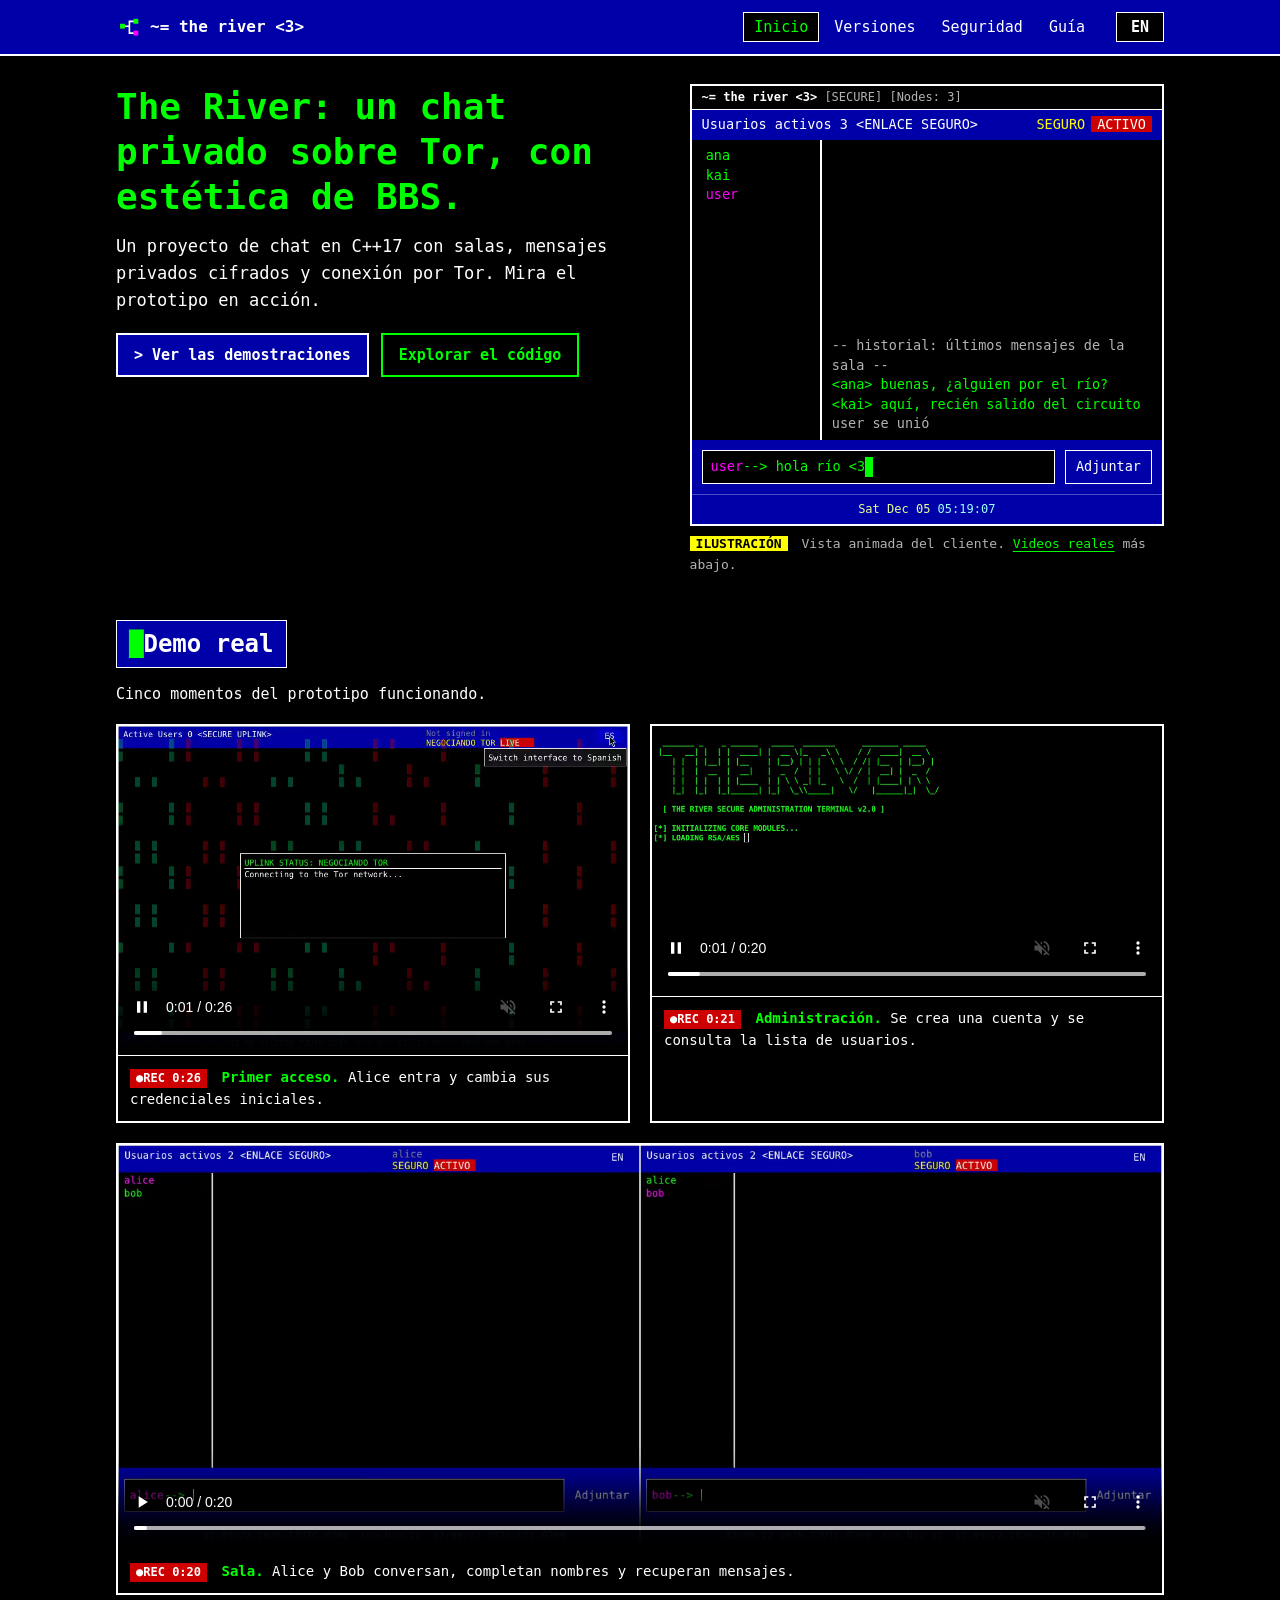
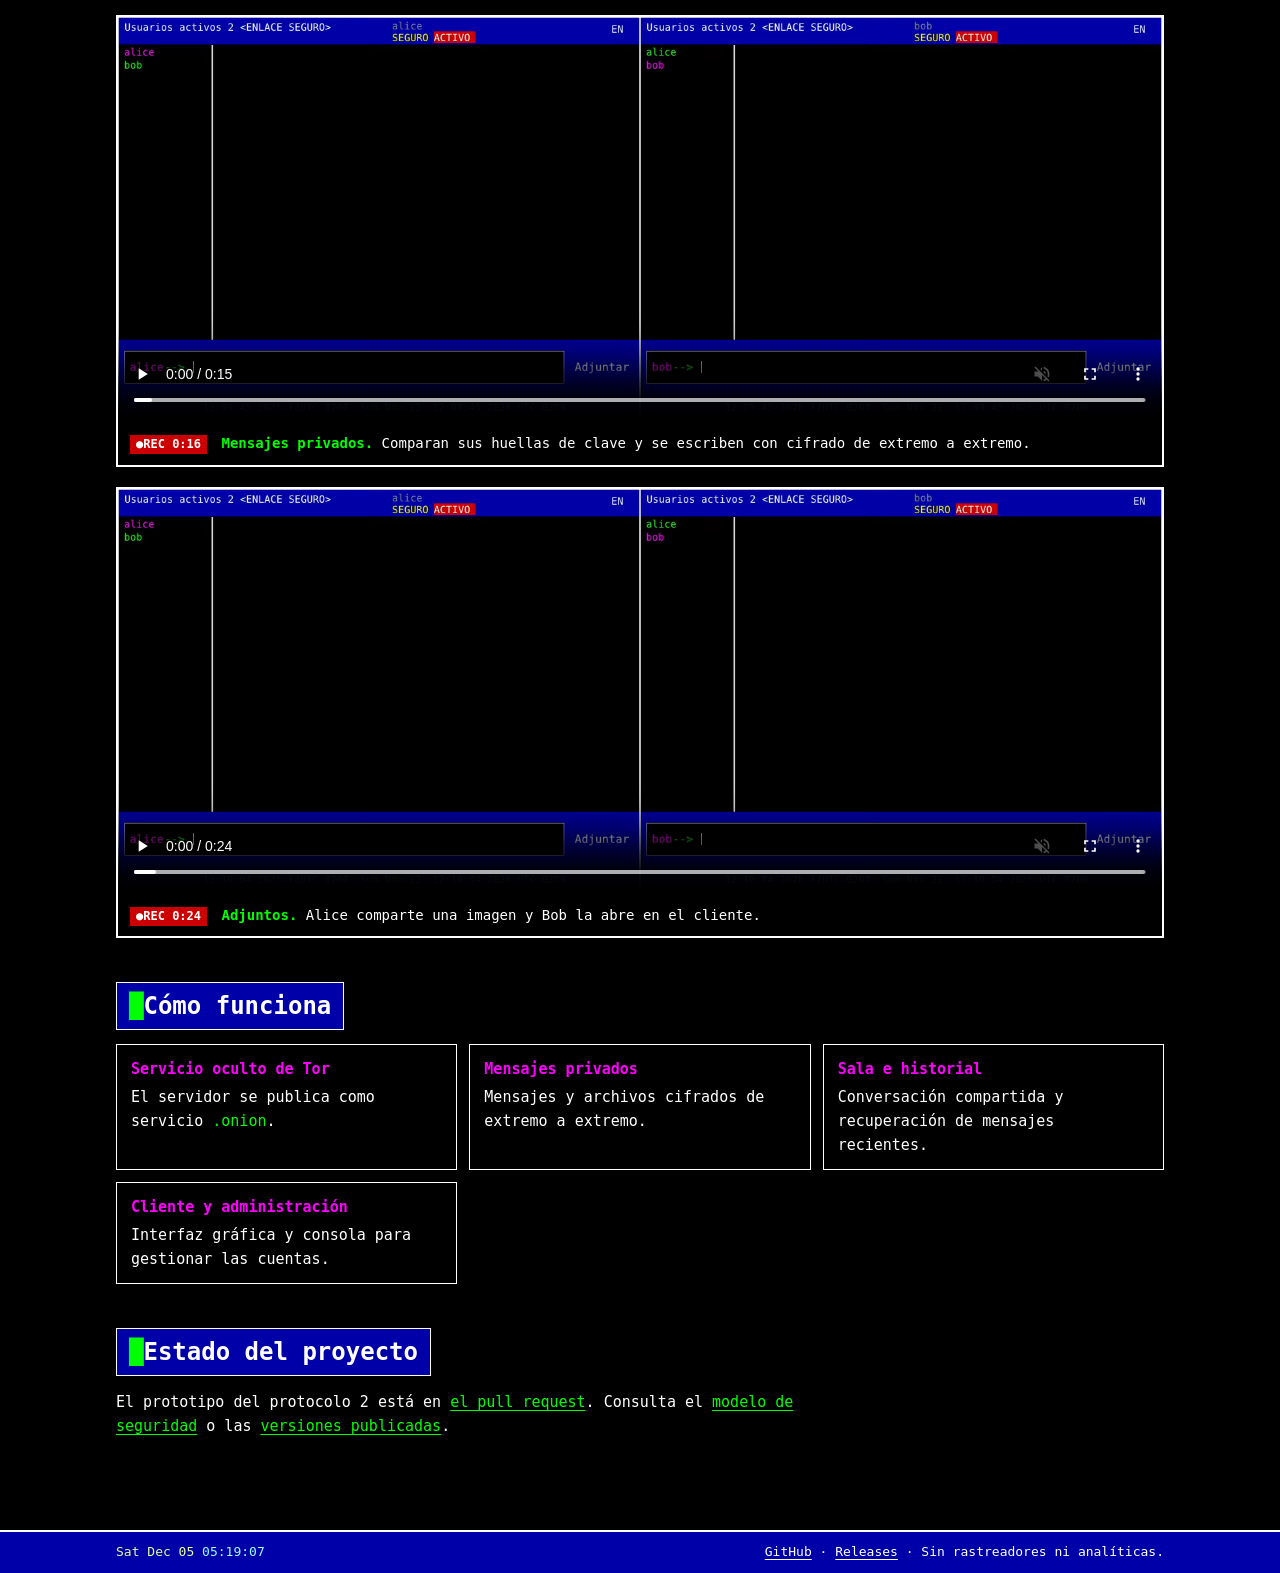
<file: site/index.html>
<!doctype html>
<html lang="es" data-title-es="The River — chat privado sobre Tor" data-title-en="The River — private chat over Tor">
<head>
  <meta charset="utf-8">
  <meta name="viewport" content="width=device-width, initial-scale=1">
  <title>The River — chat privado sobre Tor</title>
  <meta name="description" content="The River: chat privado sobre Tor con mensajes privados cifrados de extremo a extremo, cliente retro para Windows, Linux y Termux.">
  <meta name="theme-color" content="#0000a8">
  <meta name="referrer" content="no-referrer">
  <link rel="canonical" href="https://theriver.soryntel.com/">
  <link rel="icon" href="assets/logo.svg" type="image/svg+xml">
  <link rel="stylesheet" href="assets/style.css?v=2">
  <script src="assets/site.js"></script>
</head>
<body>
  <a class="skip" href="#main"><span lang="es">Saltar al contenido</span><span lang="en">Skip to content</span></a>
  <header class="topbar">
    <div class="topbar-inner">
      <a class="brand" href="index.html"><img src="assets/logo.svg" alt="" width="26" height="26">~= the river &lt;3&gt;</a>
      <nav aria-label="Principal / Main">
        <ul class="nav">
          <li><a href="index.html" aria-current="page"><span lang="es">Inicio</span><span lang="en">Home</span></a></li>
          <li><a href="download.html"><span lang="es">Versiones</span><span lang="en">Versions</span></a></li>
          <li><a href="security.html"><span lang="es">Seguridad</span><span lang="en">Security</span></a></li>
          <li><a href="guide.html"><span lang="es">Guía</span><span lang="en">Guide</span></a></li>
        </ul>
      </nav>
      <button type="button" class="lang-btn" data-lang-toggle lang="en" aria-label="Switch to English">EN</button>
    </div>
  </header>
  <main id="main">

    <section class="hero" aria-labelledby="hero-title">
      <div>
        <h1 id="hero-title">
          <span lang="es">The River: un chat privado sobre Tor, con estética de BBS.</span>
          <span lang="en">The River: a private chat over Tor, BBS style.</span>
        </h1>
        <p class="lead" lang="es">Un proyecto de chat en C++17 con salas, mensajes privados cifrados y conexión por Tor. Mira el prototipo en acción.</p>
        <p class="lead" lang="en">A C++17 chat project with rooms, encrypted private messages, and Tor connectivity. See the prototype in action.</p>
        <div class="btn-row">
          <a class="btn" href="#demo"><span lang="es">&gt; Ver las demostraciones</span><span lang="en">&gt; Watch the demos</span></a>
          <a class="btn alt" href="https://github.com/jhulio435m/the_river"><span lang="es">Explorar el código</span><span lang="en">Explore the code</span></a>
        </div>
      </div>

      <div class="hero-visual">
      <figure class="term" data-term role="img" aria-label="Ilustración animada del cliente (no es una grabación): barra azul con usuarios activos, conversación en verde y magenta y el compositor user-->. / Animated illustration of the client (not a recording): blue bar with active users, chat in lime and magenta, and the user--> composer.">
        <div class="term-title" aria-hidden="true"><b>~= the river &lt;3&gt;</b>  [SECURE]  [Nodes: 3]</div>
        <div class="term-head" aria-hidden="true">
          <span><span lang="es">Usuarios activos 3 &lt;ENLACE SEGURO&gt;</span><span lang="en">Active Users 3 &lt;SECURE UPLINK&gt;</span></span>
          <span><span class="status"><span lang="es">SEGURO</span><span lang="en">SECURE</span></span><span class="live"><span lang="es">ACTIVO</span><span lang="en">LIVE</span></span></span>
        </div>
        <div class="term-users-compact" aria-hidden="true"><span class="tag"><span lang="es">Ver usuarios</span><span lang="en">Show Users</span></span><span class="u-peer">ana</span> <span class="u-peer">kai</span> <span class="u-me">user</span></div>
        <div class="term-body" aria-hidden="true">
          <div class="term-users"><div class="u-peer">&nbsp;ana</div><div class="u-peer">&nbsp;kai</div><div class="u-me">&nbsp;user</div></div>
          <div class="term-sep"></div>
          <div class="term-feed">
            <p class="u-sys" data-history><span lang="es">-- historial: últimos mensajes de la sala --</span><span lang="en">-- history: latest room messages --</span></p>
            <p class="u-peer" data-history>&lt;ana&gt; <span lang="es">buenas, ¿alguien por el río?</span><span lang="en">hey, anyone down by the river?</span></p>
            <p class="u-peer" data-history>&lt;kai&gt; <span lang="es">aquí, recién salido del circuito</span><span lang="en">here, fresh out of the circuit</span></p>
            <p class="u-sys" data-history><span lang="es">user se unió</span><span lang="en">user joined</span></p>
            <p class="u-me" data-type-es="hola río &lt;3" data-type-en="hello river &lt;3">&lt;user&gt; <span lang="es">hola río &lt;3</span><span lang="en">hello river &lt;3</span></p>
            <p class="u-sys" data-type="/fingerprint kai"><span lang="es">Huella de kai: 7f3a-91c2-0be4-55d1-a8e0-3c77-e21b-4f90</span><span lang="en">kai fingerprint: 7f3a-91c2-0be4-55d1-a8e0-3c77-e21b-4f90</span></p>
            <p class="u-pm" data-type-es="/msg kai ¿la huella cuadra?" data-type-en="/msg kai does the fingerprint match?"><span lang="es">[PM a kai] ¿la huella cuadra?</span><span lang="en">[PM to kai] does the fingerprint match?</span></p>
            <p class="u-peer"><span lang="es">[PM de kai] cuadra. cifrado de extremo a extremo ;)</span><span lang="en">[PM from kai] it matches. end-to-end encrypted ;)</span></p>
            <p class="u-peer">&lt;ana&gt; [<span lang="es">IMAGEN</span><span lang="en">IMAGE</span>] rio.png (2.1 MB)</p>
          </div>
        </div>
        <div class="term-compose" aria-hidden="true">
          <div class="term-input"><span class="prompt-user">user</span><span class="prompt-arrow">--&gt;</span> <span class="u-peer" data-term-typed></span><span class="cursor">&nbsp;</span></div>
          <div class="term-attach"><span lang="es">Adjuntar</span><span lang="en">Attach</span></div>
        </div>
        <div class="term-foot" data-clock aria-hidden="true"><span class="ye">Sun Nov 22</span><span class="cy"> 00:00:00</span></div>
      </figure>
      <p class="mock-label"><span class="tag" lang="es">ILUSTRACIÓN</span><span class="tag" lang="en">ILLUSTRATION</span>
        <span lang="es">Vista animada del cliente. <a href="#demo">Videos reales</a> más abajo.</span>
        <span lang="en">Animated client preview. <a href="#demo">Real videos</a> below.</span></p>
      </div>
    </section>

    <section id="demo" aria-labelledby="demo-title">
      <h2 id="demo-title"><span lang="es">Demo real</span><span lang="en">Real demo</span></h2>
      <p lang="es">Cinco momentos del prototipo funcionando.</p>
      <p lang="en">Five moments from the working prototype.</p>

      <div class="clips">
        <figure class="clip">
          <video data-demo muted loop playsinline preload="metadata" width="960" height="620" poster="media/login.jpg" aria-describedby="cap-login">
            <source src="media/login.mp4" type="video/mp4">
            <source src="media/login.webm" type="video/webm">
          </video>
          <figcaption id="cap-login"><span class="rec">REC 0:26</span>
            <span lang="es"><strong>Primer acceso.</strong> Alice entra y cambia sus credenciales iniciales.</span>
            <span lang="en"><strong>First access.</strong> Alice signs in and changes her initial credentials.</span></figcaption>
        </figure>
        <figure class="clip">
          <video data-demo muted loop playsinline preload="metadata" width="1012" height="536" poster="media/admin.jpg" aria-describedby="cap-admin">
            <source src="media/admin.mp4" type="video/mp4">
            <source src="media/admin.webm" type="video/webm">
          </video>
          <figcaption id="cap-admin"><span class="rec">REC 0:21</span>
            <span lang="es"><strong>Administración.</strong> Se crea una cuenta y se consulta la lista de usuarios.</span>
            <span lang="en"><strong>Administration.</strong> An account is created and the user list is opened.</span></figcaption>
        </figure>
        <figure class="clip wide">
          <video data-demo muted loop playsinline preload="metadata" width="1600" height="620" poster="media/chat.jpg" aria-describedby="cap-chat">
            <source src="media/chat.mp4" type="video/mp4">
            <source src="media/chat.webm" type="video/webm">
          </video>
          <figcaption id="cap-chat"><span class="rec">REC 0:20</span>
            <span lang="es"><strong>Sala.</strong> Alice y Bob conversan, completan nombres y recuperan mensajes.</span>
            <span lang="en"><strong>Room.</strong> Alice and Bob chat, complete names, and recall messages.</span></figcaption>
        </figure>
        <figure class="clip wide">
          <video data-demo muted loop playsinline preload="metadata" width="1600" height="620" poster="media/private.jpg" aria-describedby="cap-private">
            <source src="media/private.mp4" type="video/mp4">
            <source src="media/private.webm" type="video/webm">
          </video>
          <figcaption id="cap-private"><span class="rec">REC 0:16</span>
            <span lang="es"><strong>Mensajes privados.</strong> Comparan sus huellas de clave y se escriben con cifrado de extremo a extremo.</span>
            <span lang="en"><strong>Private messages.</strong> They compare key fingerprints and exchange end-to-end encrypted messages.</span></figcaption>
        </figure>
        <figure class="clip wide">
          <video data-demo muted loop playsinline preload="metadata" width="1600" height="620" poster="media/attachment.jpg" aria-describedby="cap-attachment">
            <source src="media/attachment.mp4" type="video/mp4">
            <source src="media/attachment.webm" type="video/webm">
          </video>
          <figcaption id="cap-attachment"><span class="rec">REC 0:24</span>
            <span lang="es"><strong>Adjuntos.</strong> Alice comparte una imagen y Bob la abre en el cliente.</span>
            <span lang="en"><strong>Attachments.</strong> Alice shares an image and Bob opens it in the client.</span></figcaption>
        </figure>
      </div>
    </section>

    <section aria-labelledby="feat-title">
      <h2 id="feat-title"><span lang="es">Cómo funciona</span><span lang="en">How it works</span></h2>
      <ul class="features">
        <li><span class="k"><span lang="es">Servicio oculto de Tor</span><span lang="en">Tor hidden service</span></span>
          <span lang="es">El servidor se publica como servicio <code>.onion</code>.</span>
          <span lang="en">The server is published as an <code>.onion</code> service.</span></li>
        <li><span class="k"><span lang="es">Mensajes privados</span><span lang="en">Private messages</span></span>
          <span lang="es">Mensajes y archivos cifrados de extremo a extremo.</span>
          <span lang="en">End-to-end encrypted messages and files.</span></li>
        <li><span class="k"><span lang="es">Sala e historial</span><span lang="en">Room and history</span></span>
          <span lang="es">Conversación compartida y recuperación de mensajes recientes.</span>
          <span lang="en">Shared conversation and recent message history.</span></li>
        <li><span class="k"><span lang="es">Cliente y administración</span><span lang="en">Client and administration</span></span>
          <span lang="es">Interfaz gráfica y consola para gestionar las cuentas.</span>
          <span lang="en">Graphical client and a console for managing accounts.</span></li>
      </ul>
    </section>

    <section aria-labelledby="project-title">
      <h2 id="project-title"><span lang="es">Estado del proyecto</span><span lang="en">Project status</span></h2>
      <p lang="es">El prototipo del protocolo 2 está en <a href="https://github.com/jhulio435m/the_river/pull/1">el pull request</a>. Consulta el <a href="security.html">modelo de seguridad</a> o las <a href="download.html">versiones publicadas</a>.</p>
      <p lang="en">The protocol 2 prototype is in <a href="https://github.com/jhulio435m/the_river/pull/1">the pull request</a>. See the <a href="security.html">security model</a> or the <a href="download.html">published versions</a>.</p>
    </section>

  </main>
  <footer class="footbar">
    <div class="footbar-inner">
      <span class="foot-clock" data-clock aria-hidden="true"><span class="ye">---</span><span class="cy"> --:--:--</span></span>
      <span><a href="https://github.com/jhulio435m/the_river">GitHub</a> &middot; <a href="https://github.com/jhulio435m/the_river/releases/latest">Releases</a> &middot; <span lang="es">Sin rastreadores ni analíticas.</span><span lang="en">No trackers, no analytics.</span></span>
    </div>
  </footer>
</body>
</html>
</file>
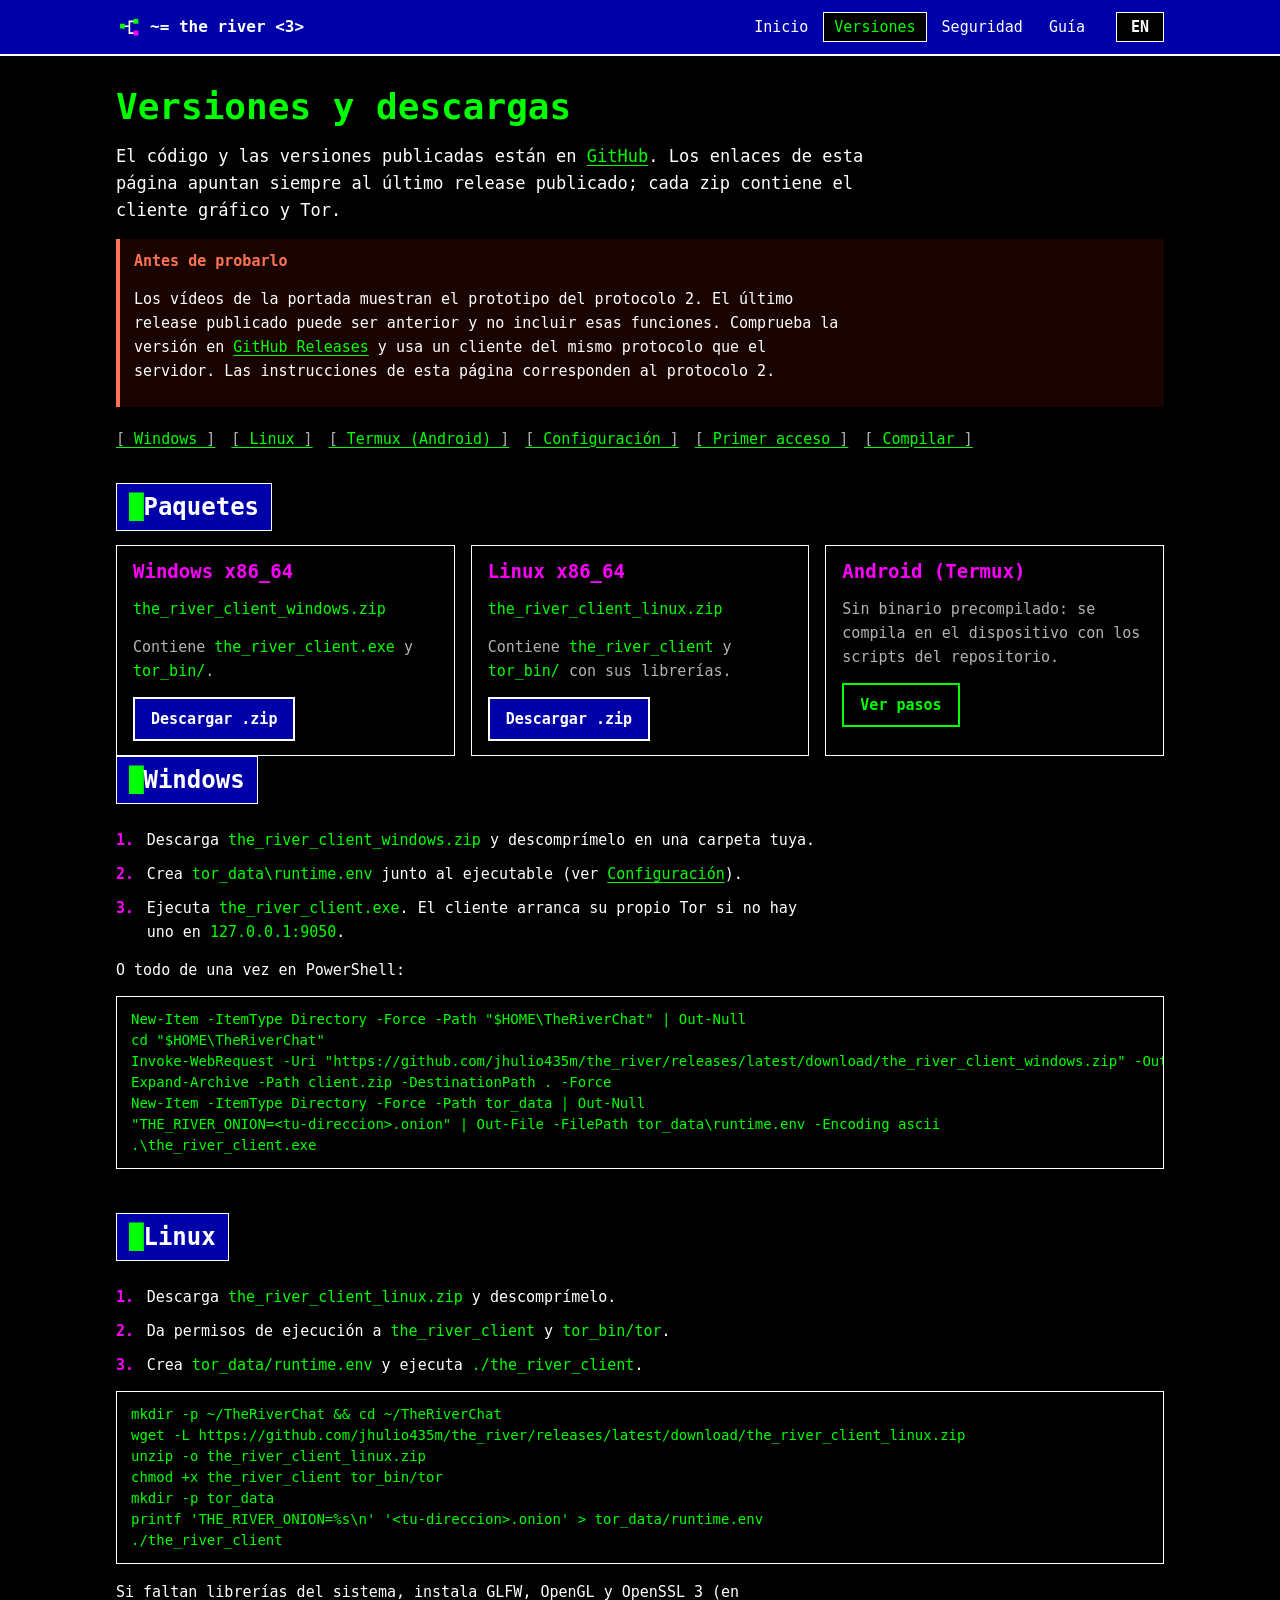
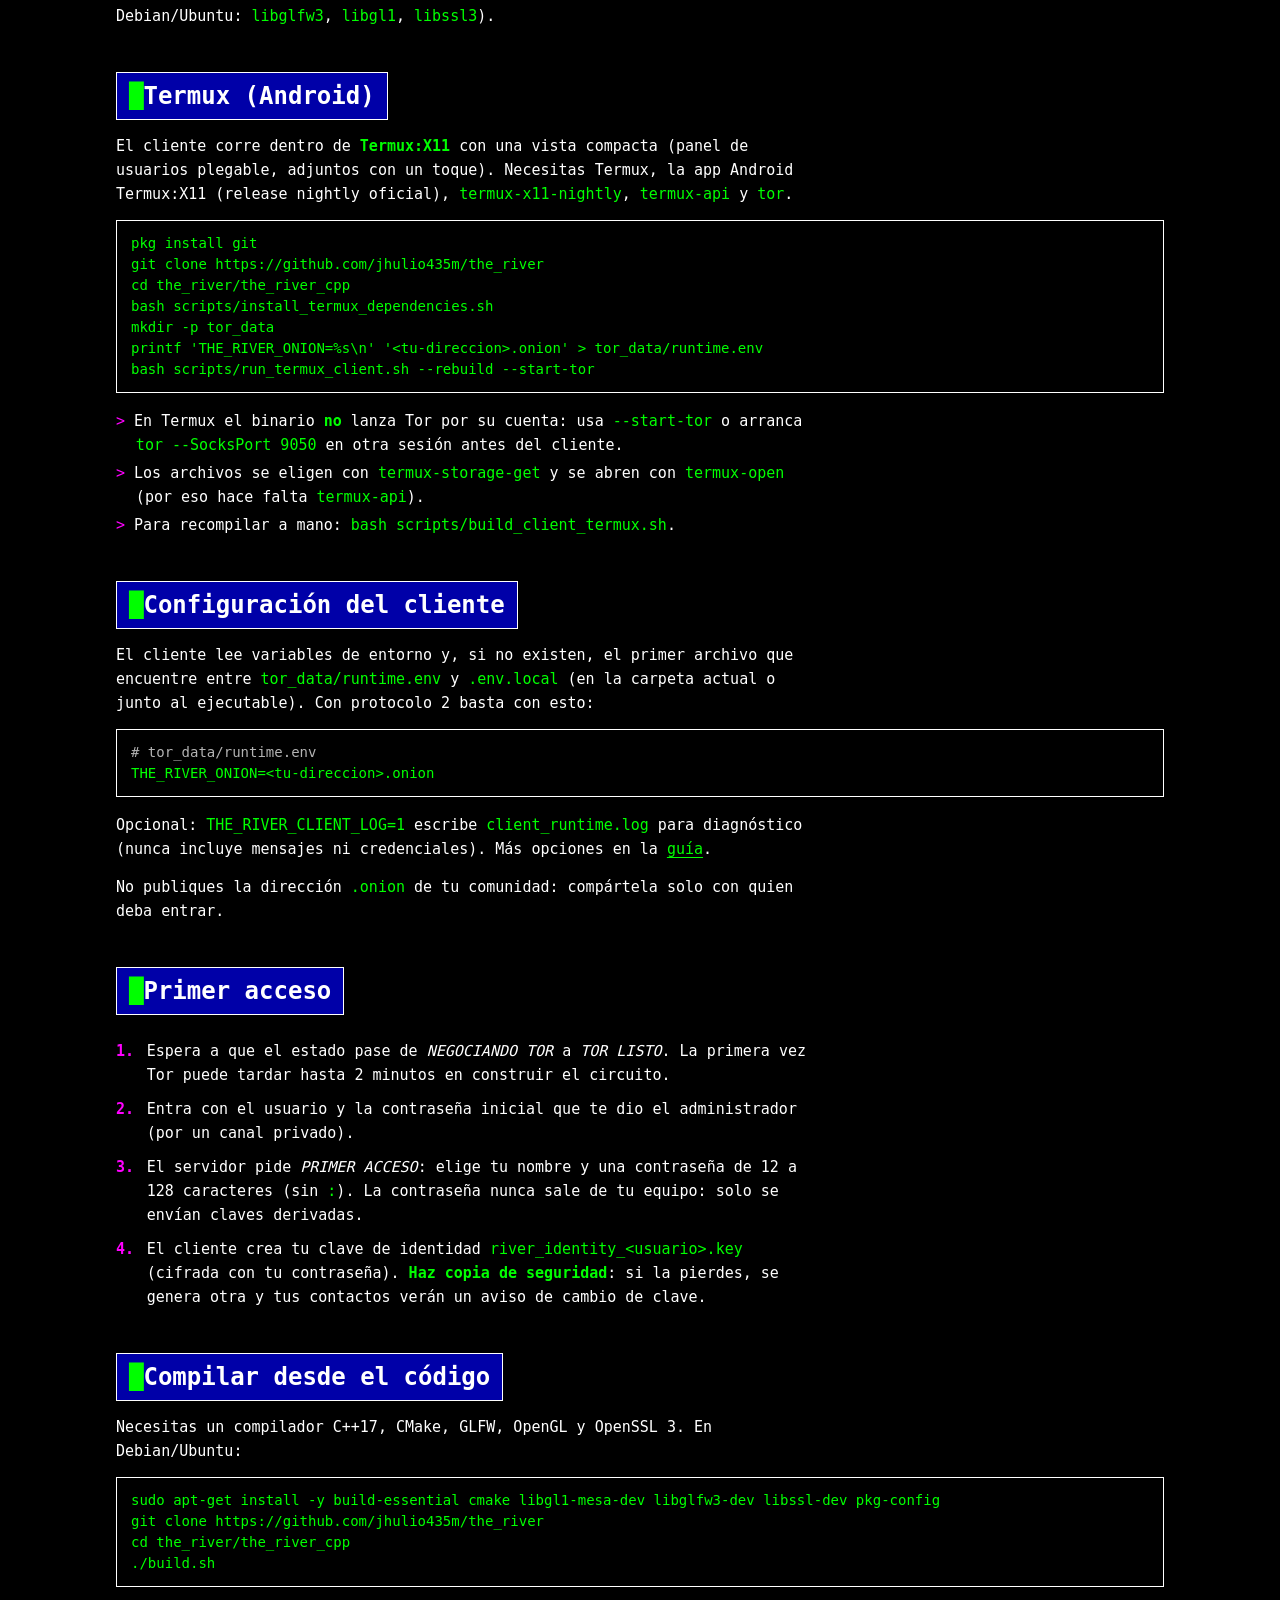
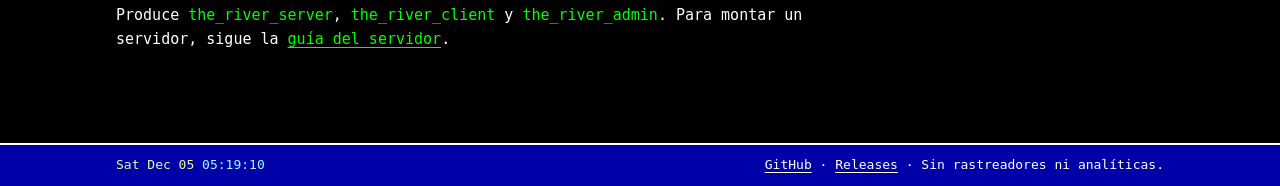
<file: site/download.html>
<!doctype html>
<html lang="es" data-title-es="Versiones — The River" data-title-en="Versions — The River">
<head>
  <meta charset="utf-8">
  <meta name="viewport" content="width=device-width, initial-scale=1">
  <title>Versiones — The River</title>
  <meta name="description" content="Consulta las versiones publicadas de The River y su compatibilidad con el prototipo del protocolo 2.">
  <meta name="theme-color" content="#0000a8">
  <meta name="referrer" content="no-referrer">
  <link rel="canonical" href="https://theriver.soryntel.com/download.html">
  <link rel="icon" href="assets/logo.svg" type="image/svg+xml">
  <link rel="stylesheet" href="assets/style.css?v=2">
  <script src="assets/site.js"></script>
</head>
<body>
  <a class="skip" href="#main"><span lang="es">Saltar al contenido</span><span lang="en">Skip to content</span></a>
  <header class="topbar">
    <div class="topbar-inner">
      <a class="brand" href="index.html"><img src="assets/logo.svg" alt="" width="26" height="26">~= the river &lt;3&gt;</a>
      <nav aria-label="Principal / Main">
        <ul class="nav">
          <li><a href="index.html"><span lang="es">Inicio</span><span lang="en">Home</span></a></li>
          <li><a href="download.html" aria-current="page"><span lang="es">Versiones</span><span lang="en">Versions</span></a></li>
          <li><a href="security.html"><span lang="es">Seguridad</span><span lang="en">Security</span></a></li>
          <li><a href="guide.html"><span lang="es">Guía</span><span lang="en">Guide</span></a></li>
        </ul>
      </nav>
      <button type="button" class="lang-btn" data-lang-toggle lang="en" aria-label="Switch to English">EN</button>
    </div>
  </header>
  <main id="main">

    <h1><span lang="es">Versiones y descargas</span><span lang="en">Versions and downloads</span></h1>
    <p class="lead" lang="es">El código y las versiones publicadas están en <a href="https://github.com/jhulio435m/the_river">GitHub</a>. Los enlaces de esta página apuntan siempre al último release publicado; cada zip contiene el cliente gráfico y Tor.</p>
    <p class="lead" lang="en">The source code and published versions are on <a href="https://github.com/jhulio435m/the_river">GitHub</a>. The links on this page always point to the latest published release; each zip contains the graphical client and Tor.</p>

    <div class="note warn"><p class="tag" lang="es">Antes de probarlo</p><p class="tag" lang="en">Before trying it</p>
      <p lang="es">Los vídeos de la portada muestran el prototipo del protocolo 2. El último release publicado puede ser anterior y no incluir esas funciones. Comprueba la versión en <a href="https://github.com/jhulio435m/the_river/releases/latest">GitHub Releases</a> y usa un cliente del mismo protocolo que el servidor. Las instrucciones de esta página corresponden al protocolo 2.</p>
      <p lang="en">The homepage videos show the protocol 2 prototype. The latest published release may be older and lack those features. Check its version on <a href="https://github.com/jhulio435m/the_river/releases/latest">GitHub Releases</a> and use a client with the same protocol as the server. The instructions on this page are for protocol 2.</p>
    </div>

    <ul class="toc">
      <li><a href="#windows">Windows</a></li>
      <li><a href="#linux">Linux</a></li>
      <li><a href="#termux">Termux (Android)</a></li>
      <li><a href="#config"><span lang="es">Configuración</span><span lang="en">Configuration</span></a></li>
      <li><a href="#first"><span lang="es">Primer acceso</span><span lang="en">First login</span></a></li>
      <li><a href="#source"><span lang="es">Compilar</span><span lang="en">Build from source</span></a></li>
    </ul>

    <h2><span lang="es">Paquetes</span><span lang="en">Packages</span></h2>
    <div class="grid">
      <div class="card">
        <h3>Windows x86_64</h3>
        <p><code>the_river_client_windows.zip</code></p>
        <p class="muted" lang="es">Contiene <code>the_river_client.exe</code> y <code>tor_bin/</code>.</p>
        <p class="muted" lang="en">Contains <code>the_river_client.exe</code> and <code>tor_bin/</code>.</p>
        <a class="btn" href="https://github.com/jhulio435m/the_river/releases/latest/download/the_river_client_windows.zip"><span lang="es">Descargar .zip</span><span lang="en">Download .zip</span></a>
      </div>
      <div class="card">
        <h3>Linux x86_64</h3>
        <p><code>the_river_client_linux.zip</code></p>
        <p class="muted" lang="es">Contiene <code>the_river_client</code> y <code>tor_bin/</code> con sus librerías.</p>
        <p class="muted" lang="en">Contains <code>the_river_client</code> and <code>tor_bin/</code> with its libraries.</p>
        <a class="btn" href="https://github.com/jhulio435m/the_river/releases/latest/download/the_river_client_linux.zip"><span lang="es">Descargar .zip</span><span lang="en">Download .zip</span></a>
      </div>
      <div class="card">
        <h3>Android (Termux)</h3>
        <p class="muted" lang="es">Sin binario precompilado: se compila en el dispositivo con los scripts del repositorio.</p>
        <p class="muted" lang="en">No prebuilt binary: build it on the device with the repository scripts.</p>
        <a class="btn alt" href="#termux"><span lang="es">Ver pasos</span><span lang="en">See steps</span></a>
      </div>
    </div>

    <section id="windows" aria-labelledby="h-win">
      <h2 id="h-win">Windows</h2>
      <ol class="steps">
        <li lang="es">Descarga <code>the_river_client_windows.zip</code> y descomprímelo en una carpeta tuya.</li>
        <li lang="en">Download <code>the_river_client_windows.zip</code> and extract it into a folder of your own.</li>
        <li lang="es">Crea <code>tor_data\runtime.env</code> junto al ejecutable (ver <a href="#config">Configuración</a>).</li>
        <li lang="en">Create <code>tor_data\runtime.env</code> next to the executable (see <a href="#config">Configuration</a>).</li>
        <li lang="es">Ejecuta <code>the_river_client.exe</code>. El cliente arranca su propio Tor si no hay uno en <code>127.0.0.1:9050</code>.</li>
        <li lang="en">Run <code>the_river_client.exe</code>. The client starts its own Tor if none is listening on <code>127.0.0.1:9050</code>.</li>
      </ol>
      <p lang="es">O todo de una vez en PowerShell:</p>
      <p lang="en">Or all at once in PowerShell:</p>
<pre><code>New-Item -ItemType Directory -Force -Path "$HOME\TheRiverChat" | Out-Null
cd "$HOME\TheRiverChat"
Invoke-WebRequest -Uri "https://github.com/jhulio435m/the_river/releases/latest/download/the_river_client_windows.zip" -OutFile client.zip
Expand-Archive -Path client.zip -DestinationPath . -Force
New-Item -ItemType Directory -Force -Path tor_data | Out-Null
"THE_RIVER_ONION=&lt;tu-direccion&gt;.onion" | Out-File -FilePath tor_data\runtime.env -Encoding ascii
.\the_river_client.exe</code></pre>
    </section>

    <section id="linux" aria-labelledby="h-linux">
      <h2 id="h-linux">Linux</h2>
      <ol class="steps">
        <li lang="es">Descarga <code>the_river_client_linux.zip</code> y descomprímelo.</li>
        <li lang="en">Download <code>the_river_client_linux.zip</code> and extract it.</li>
        <li lang="es">Da permisos de ejecución a <code>the_river_client</code> y <code>tor_bin/tor</code>.</li>
        <li lang="en">Make <code>the_river_client</code> and <code>tor_bin/tor</code> executable.</li>
        <li lang="es">Crea <code>tor_data/runtime.env</code> y ejecuta <code>./the_river_client</code>.</li>
        <li lang="en">Create <code>tor_data/runtime.env</code> and run <code>./the_river_client</code>.</li>
      </ol>
<pre><code>mkdir -p ~/TheRiverChat &amp;&amp; cd ~/TheRiverChat
wget -L https://github.com/jhulio435m/the_river/releases/latest/download/the_river_client_linux.zip
unzip -o the_river_client_linux.zip
chmod +x the_river_client tor_bin/tor
mkdir -p tor_data
printf 'THE_RIVER_ONION=%s\n' '&lt;tu-direccion&gt;.onion' &gt; tor_data/runtime.env
./the_river_client</code></pre>
      <p lang="es">Si faltan librerías del sistema, instala GLFW, OpenGL y OpenSSL 3 (en Debian/Ubuntu: <code>libglfw3</code>, <code>libgl1</code>, <code>libssl3</code>).</p>
      <p lang="en">If system libraries are missing, install GLFW, OpenGL and OpenSSL 3 (on Debian/Ubuntu: <code>libglfw3</code>, <code>libgl1</code>, <code>libssl3</code>).</p>
    </section>

    <section id="termux" aria-labelledby="h-termux">
      <h2 id="h-termux">Termux (Android)</h2>
      <p lang="es">El cliente corre dentro de <strong>Termux:X11</strong> con una vista compacta (panel de usuarios plegable, adjuntos con un toque). Necesitas Termux, la app Android Termux:X11 (release nightly oficial), <code>termux-x11-nightly</code>, <code>termux-api</code> y <code>tor</code>.</p>
      <p lang="en">The client runs inside <strong>Termux:X11</strong> with a compact layout (collapsible users panel, one-tap attachments). You need Termux, the Termux:X11 Android app (official nightly release), <code>termux-x11-nightly</code>, <code>termux-api</code> and <code>tor</code>.</p>
<pre><code>pkg install git
git clone https://github.com/jhulio435m/the_river
cd the_river/the_river_cpp
bash scripts/install_termux_dependencies.sh
mkdir -p tor_data
printf 'THE_RIVER_ONION=%s\n' '&lt;tu-direccion&gt;.onion' &gt; tor_data/runtime.env
bash scripts/run_termux_client.sh --rebuild --start-tor</code></pre>
      <ul class="bullets">
        <li lang="es">En Termux el binario <strong>no</strong> lanza Tor por su cuenta: usa <code>--start-tor</code> o arranca <code>tor --SocksPort 9050</code> en otra sesión antes del cliente.</li>
        <li lang="en">On Termux the binary does <strong>not</strong> launch Tor itself: pass <code>--start-tor</code> or run <code>tor --SocksPort 9050</code> in another session before the client.</li>
        <li lang="es">Los archivos se eligen con <code>termux-storage-get</code> y se abren con <code>termux-open</code> (por eso hace falta <code>termux-api</code>).</li>
        <li lang="en">Files are picked with <code>termux-storage-get</code> and opened with <code>termux-open</code> (hence <code>termux-api</code>).</li>
        <li lang="es">Para recompilar a mano: <code>bash scripts/build_client_termux.sh</code>.</li>
        <li lang="en">To rebuild by hand: <code>bash scripts/build_client_termux.sh</code>.</li>
      </ul>
    </section>

    <section id="config" aria-labelledby="h-config">
      <h2 id="h-config"><span lang="es">Configuración del cliente</span><span lang="en">Client configuration</span></h2>
      <p lang="es">El cliente lee variables de entorno y, si no existen, el primer archivo que encuentre entre <code>tor_data/runtime.env</code> y <code>.env.local</code> (en la carpeta actual o junto al ejecutable). Con protocolo 2 basta con esto:</p>
      <p lang="en">The client reads environment variables and, failing that, the first file it finds among <code>tor_data/runtime.env</code> and <code>.env.local</code> (in the current folder or next to the executable). With protocol 2 this is all it needs:</p>
<pre><code><span class="c"># tor_data/runtime.env</span>
THE_RIVER_ONION=&lt;tu-direccion&gt;.onion</code></pre>
      <p lang="es">Opcional: <code>THE_RIVER_CLIENT_LOG=1</code> escribe <code>client_runtime.log</code> para diagnóstico (nunca incluye mensajes ni credenciales). Más opciones en la <a href="guide.html#env">guía</a>.</p>
      <p lang="en">Optional: <code>THE_RIVER_CLIENT_LOG=1</code> writes <code>client_runtime.log</code> for troubleshooting (it never contains messages or credentials). More options in the <a href="guide.html#env">guide</a>.</p>
      <p lang="es">No publiques la dirección <code>.onion</code> de tu comunidad: compártela solo con quien deba entrar.</p>
      <p lang="en">Don't publish your community's <code>.onion</code> address: share it only with people who should join.</p>
    </section>

    <section id="first" aria-labelledby="h-first">
      <h2 id="h-first"><span lang="es">Primer acceso</span><span lang="en">First login</span></h2>
      <ol class="steps">
        <li lang="es">Espera a que el estado pase de <em>NEGOCIANDO TOR</em> a <em>TOR LISTO</em>. La primera vez Tor puede tardar hasta 2 minutos en construir el circuito.</li>
        <li lang="en">Wait for the status to go from <em>NEGOCIANDO TOR</em> to <em>TOR LISTO</em>. The first time, Tor may take up to 2 minutes to build the circuit.</li>
        <li lang="es">Entra con el usuario y la contraseña inicial que te dio el administrador (por un canal privado).</li>
        <li lang="en">Sign in with the username and initial password your administrator gave you (over a private channel).</li>
        <li lang="es">El servidor pide <em>PRIMER ACCESO</em>: elige tu nombre y una contraseña de 12 a 128 caracteres (sin <code>:</code>). La contraseña nunca sale de tu equipo: solo se envían claves derivadas.</li>
        <li lang="en">The server asks for a first-login change (<em>PRIMER ACCESO</em>): pick your name and a 12 to 128 character password (no <code>:</code>). The password never leaves your device: only derived keys are sent.</li>
        <li lang="es">El cliente crea tu clave de identidad <code>river_identity_&lt;usuario&gt;.key</code> (cifrada con tu contraseña). <strong>Haz copia de seguridad</strong>: si la pierdes, se genera otra y tus contactos verán un aviso de cambio de clave.</li>
        <li lang="en">The client creates your identity key <code>river_identity_&lt;user&gt;.key</code> (encrypted with your password). <strong>Back it up</strong>: if you lose it a new one is generated and your contacts will see a key-change warning.</li>
      </ol>
    </section>

    <section id="source" aria-labelledby="h-src">
      <h2 id="h-src"><span lang="es">Compilar desde el código</span><span lang="en">Build from source</span></h2>
      <p lang="es">Necesitas un compilador C++17, CMake, GLFW, OpenGL y OpenSSL 3. En Debian/Ubuntu:</p>
      <p lang="en">You need a C++17 compiler, CMake, GLFW, OpenGL and OpenSSL 3. On Debian/Ubuntu:</p>
<pre><code>sudo apt-get install -y build-essential cmake libgl1-mesa-dev libglfw3-dev libssl-dev pkg-config
git clone https://github.com/jhulio435m/the_river
cd the_river/the_river_cpp
./build.sh</code></pre>
      <p lang="es">Produce <code>the_river_server</code>, <code>the_river_client</code> y <code>the_river_admin</code>. Para montar un servidor, sigue la <a href="guide.html#server">guía del servidor</a>.</p>
      <p lang="en">It produces <code>the_river_server</code>, <code>the_river_client</code> and <code>the_river_admin</code>. To run a server, follow the <a href="guide.html#server">server guide</a>.</p>
    </section>

  </main>
  <footer class="footbar">
    <div class="footbar-inner">
      <span class="foot-clock" data-clock aria-hidden="true"><span class="ye">---</span><span class="cy"> --:--:--</span></span>
      <span><a href="https://github.com/jhulio435m/the_river">GitHub</a> &middot; <a href="https://github.com/jhulio435m/the_river/releases/latest">Releases</a> &middot; <span lang="es">Sin rastreadores ni analíticas.</span><span lang="en">No trackers, no analytics.</span></span>
    </div>
  </footer>
</body>
</html>
</file>
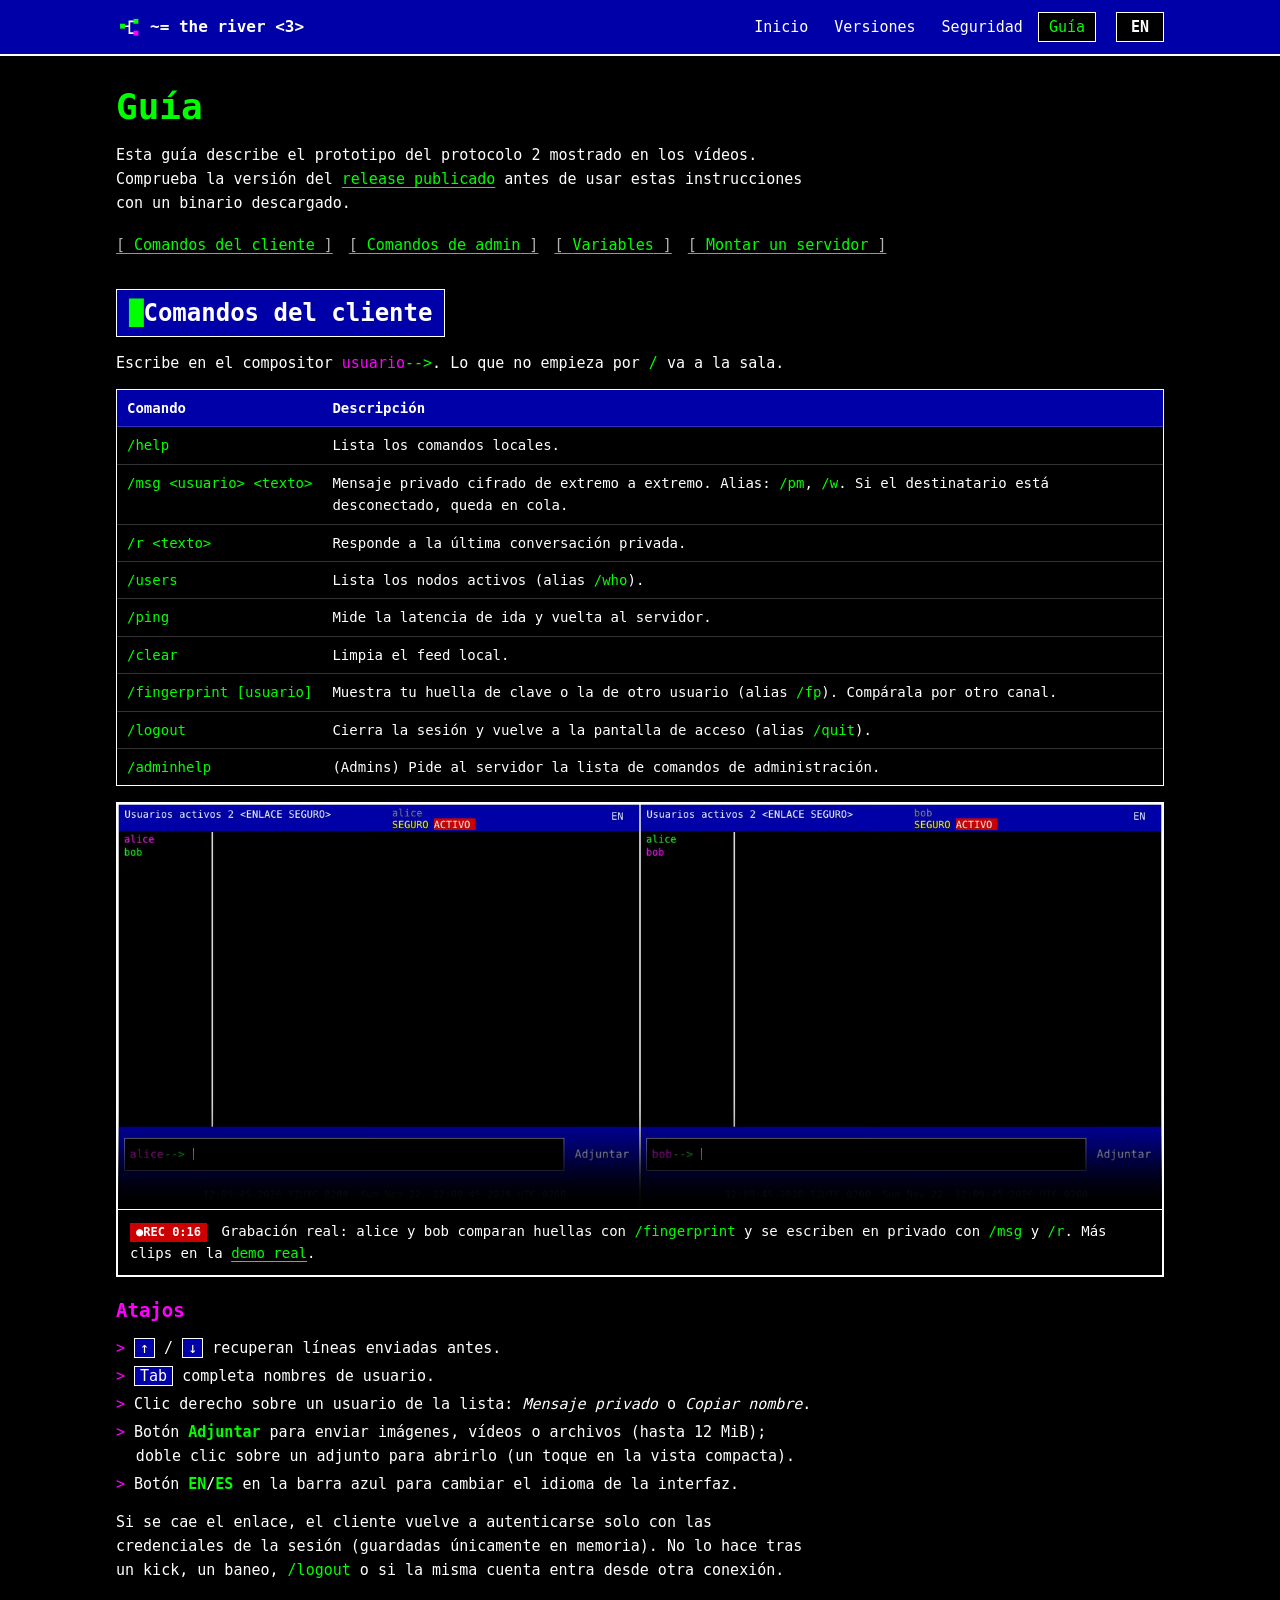
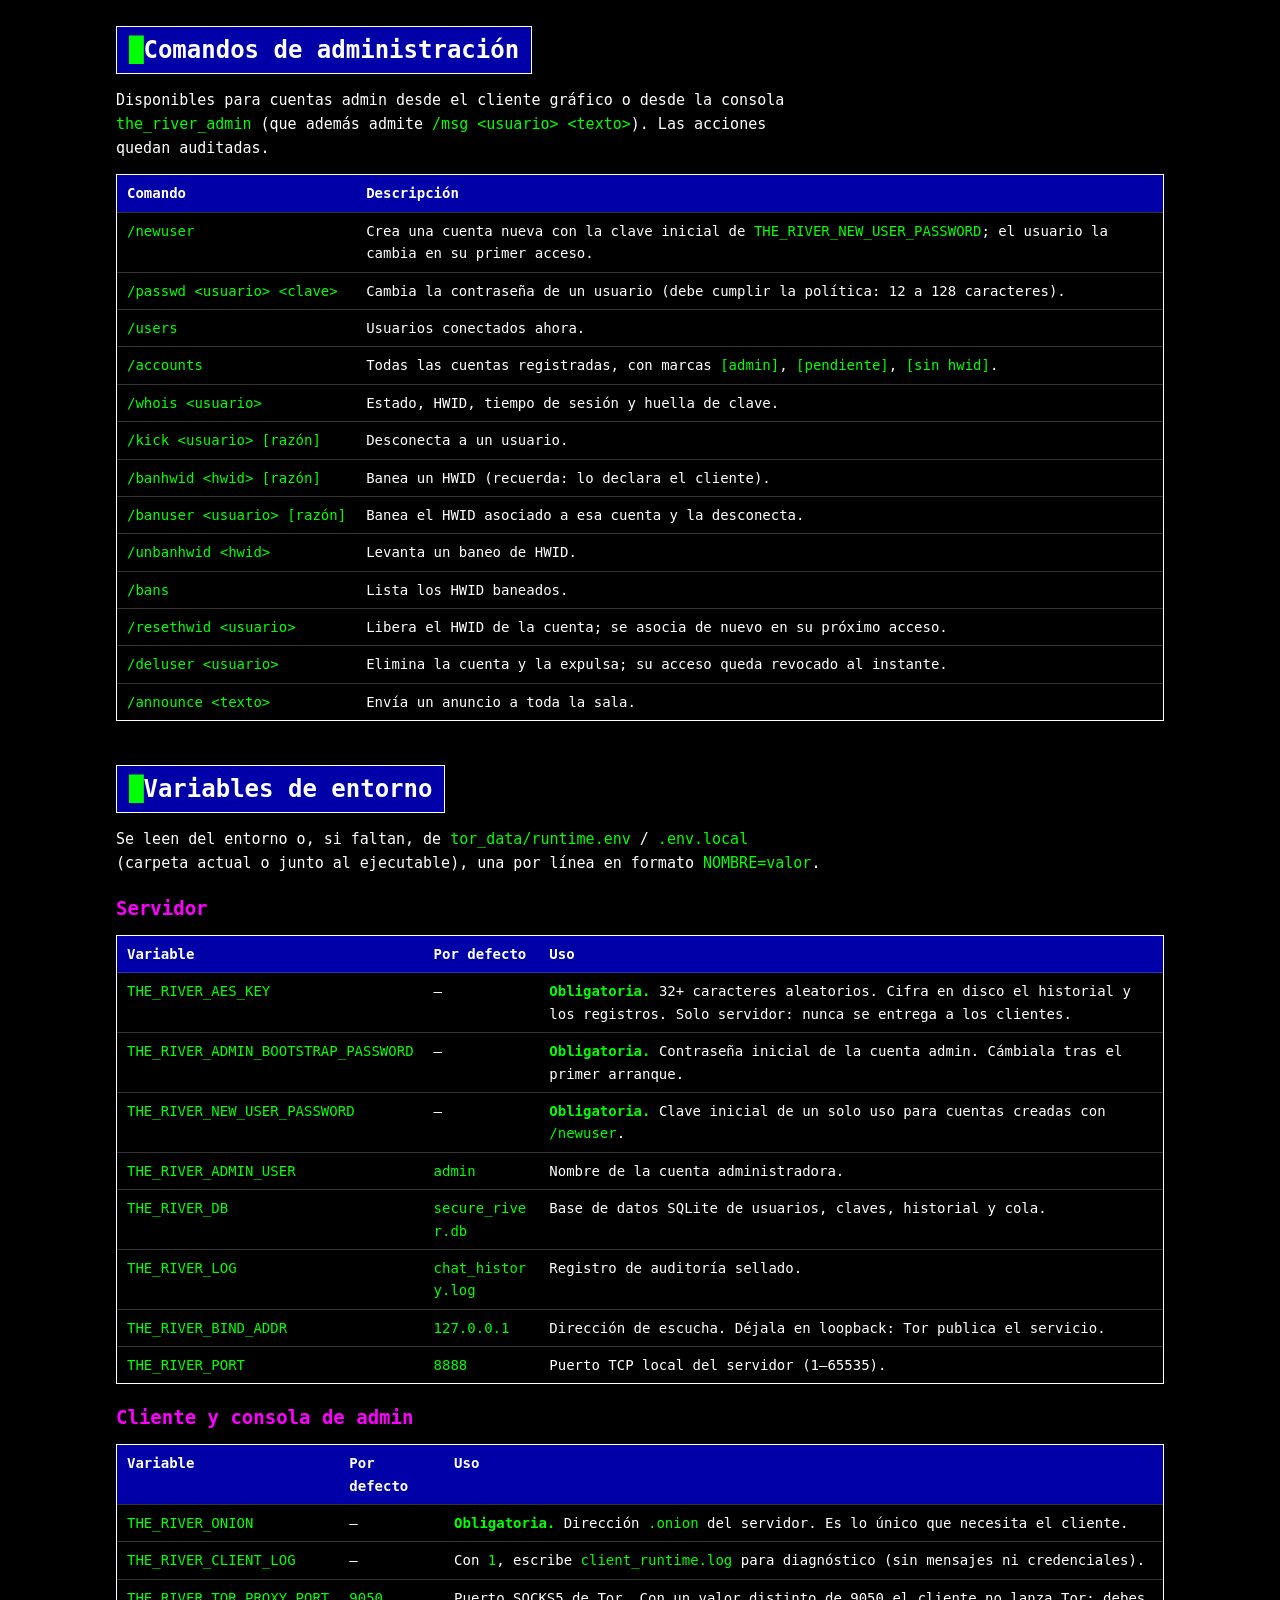
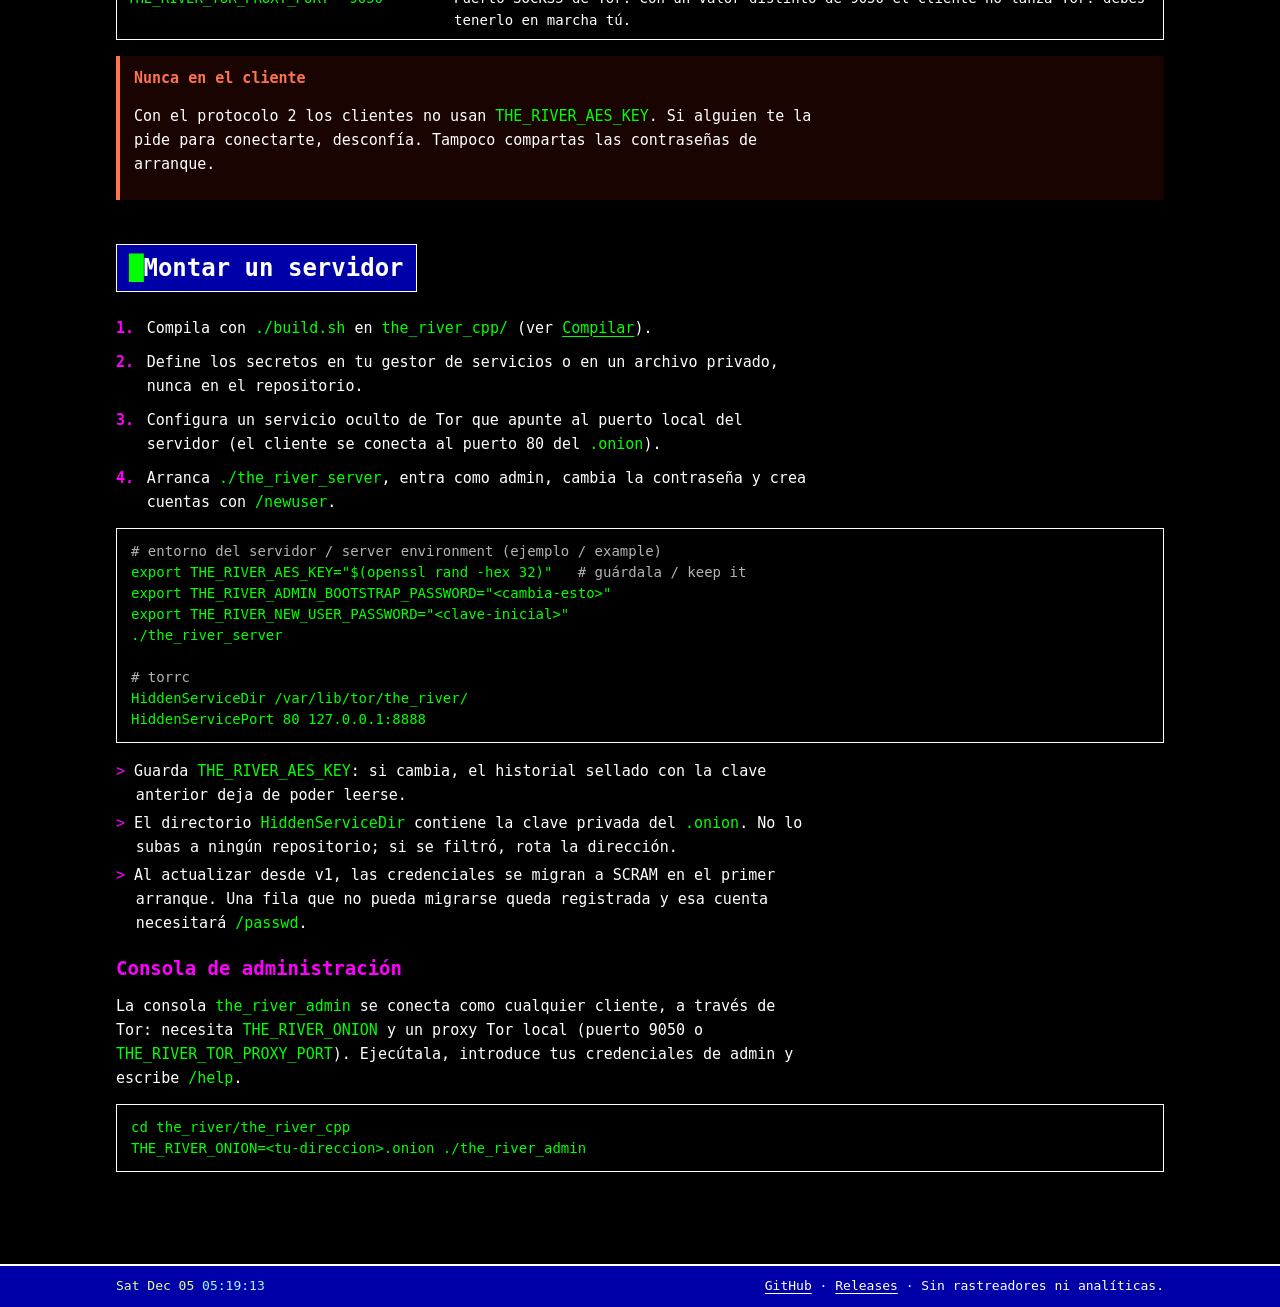
<file: site/guide.html>
<!doctype html>
<html lang="es" data-title-es="Guía — The River" data-title-en="Guide — The River">
<head>
  <meta charset="utf-8">
  <meta name="viewport" content="width=device-width, initial-scale=1">
  <title>Guía — The River</title>
  <meta name="description" content="Comandos del cliente y de administración de The River, variables de entorno y cómo montar un servidor sobre Tor.">
  <meta name="theme-color" content="#0000a8">
  <meta name="referrer" content="no-referrer">
  <link rel="canonical" href="https://theriver.soryntel.com/guide.html">
  <link rel="icon" href="assets/logo.svg" type="image/svg+xml">
  <link rel="stylesheet" href="assets/style.css?v=2">
  <script src="assets/site.js"></script>
</head>
<body>
  <a class="skip" href="#main"><span lang="es">Saltar al contenido</span><span lang="en">Skip to content</span></a>
  <header class="topbar">
    <div class="topbar-inner">
      <a class="brand" href="index.html"><img src="assets/logo.svg" alt="" width="26" height="26">~= the river &lt;3&gt;</a>
      <nav aria-label="Principal / Main">
        <ul class="nav">
          <li><a href="index.html"><span lang="es">Inicio</span><span lang="en">Home</span></a></li>
          <li><a href="download.html"><span lang="es">Versiones</span><span lang="en">Versions</span></a></li>
          <li><a href="security.html"><span lang="es">Seguridad</span><span lang="en">Security</span></a></li>
          <li><a href="guide.html" aria-current="page"><span lang="es">Guía</span><span lang="en">Guide</span></a></li>
        </ul>
      </nav>
      <button type="button" class="lang-btn" data-lang-toggle lang="en" aria-label="Switch to English">EN</button>
    </div>
  </header>
  <main id="main">

    <h1><span lang="es">Guía</span><span lang="en">Guide</span></h1>
    <p lang="es">Esta guía describe el prototipo del protocolo 2 mostrado en los vídeos. Comprueba la versión del <a href="download.html">release publicado</a> antes de usar estas instrucciones con un binario descargado.</p>
    <p lang="en">This guide describes the protocol 2 prototype shown in the videos. Check the <a href="download.html">published release</a> before using these instructions with a downloaded binary.</p>
    <ul class="toc">
      <li><a href="#client"><span lang="es">Comandos del cliente</span><span lang="en">Client commands</span></a></li>
      <li><a href="#admin"><span lang="es">Comandos de admin</span><span lang="en">Admin commands</span></a></li>
      <li><a href="#env"><span lang="es">Variables</span><span lang="en">Variables</span></a></li>
      <li><a href="#server"><span lang="es">Montar un servidor</span><span lang="en">Running a server</span></a></li>
    </ul>

    <section id="client" aria-labelledby="h-client">
      <h2 id="h-client"><span lang="es">Comandos del cliente</span><span lang="en">Client commands</span></h2>
      <p lang="es">Escribe en el compositor <span class="prompt-user">usuario</span><span class="prompt-arrow">--&gt;</span>. Lo que no empieza por <code>/</code> va a la sala.</p>
      <p lang="en">Type into the <span class="prompt-user">user</span><span class="prompt-arrow">--&gt;</span> composer. Anything not starting with <code>/</code> goes to the room.</p>
      <div class="table-wrap">
        <table>
          <thead><tr><th scope="col"><span lang="es">Comando</span><span lang="en">Command</span></th><th scope="col"><span lang="es">Descripción</span><span lang="en">Description</span></th></tr></thead>
          <tbody>
            <tr><td><code>/help</code></td><td><span lang="es">Lista los comandos locales.</span><span lang="en">Lists local commands.</span></td></tr>
            <tr><td><code>/msg &lt;usuario&gt; &lt;texto&gt;</code></td><td><span lang="es">Mensaje privado cifrado de extremo a extremo. Alias: <code>/pm</code>, <code>/w</code>. Si el destinatario está desconectado, queda en cola.</span><span lang="en">End-to-end encrypted private message. Aliases: <code>/pm</code>, <code>/w</code>. Queued if the recipient is offline.</span></td></tr>
            <tr><td><code>/r &lt;texto&gt;</code></td><td><span lang="es">Responde a la última conversación privada.</span><span lang="en">Replies to the last private conversation.</span></td></tr>
            <tr><td><code>/users</code></td><td><span lang="es">Lista los nodos activos (alias <code>/who</code>).</span><span lang="en">Lists active nodes (alias <code>/who</code>).</span></td></tr>
            <tr><td><code>/ping</code></td><td><span lang="es">Mide la latencia de ida y vuelta al servidor.</span><span lang="en">Measures round-trip latency to the server.</span></td></tr>
            <tr><td><code>/clear</code></td><td><span lang="es">Limpia el feed local.</span><span lang="en">Clears the local feed.</span></td></tr>
            <tr><td><code>/fingerprint [usuario]</code></td><td><span lang="es">Muestra tu huella de clave o la de otro usuario (alias <code>/fp</code>). Compárala por otro canal.</span><span lang="en">Shows your key fingerprint or another user's (alias <code>/fp</code>). Compare it over another channel.</span></td></tr>
            <tr><td><code>/logout</code></td><td><span lang="es">Cierra la sesión y vuelve a la pantalla de acceso (alias <code>/quit</code>).</span><span lang="en">Closes the session and returns to the login screen (alias <code>/quit</code>).</span></td></tr>
            <tr><td><code>/adminhelp</code></td><td><span lang="es">(Admins) Pide al servidor la lista de comandos de administración.</span><span lang="en">(Admins) Asks the server for the admin command list.</span></td></tr>
          </tbody>
        </table>
      </div>
      <figure class="clip clip-single">
        <video data-demo muted loop playsinline preload="metadata" width="1600" height="620" poster="media/private.jpg" aria-describedby="cap-guide-private">
          <source src="media/private.mp4" type="video/mp4">
          <source src="media/private.webm" type="video/webm">
        </video>
        <figcaption id="cap-guide-private"><span class="rec">REC 0:16</span>
          <span lang="es">Grabación real: alice y bob comparan huellas con <code>/fingerprint</code> y se escriben en privado con <code>/msg</code> y <code>/r</code>. Más clips en la <a href="index.html#demo">demo real</a>.</span>
          <span lang="en">Real recording: alice and bob compare fingerprints with <code>/fingerprint</code> and message each other privately with <code>/msg</code> and <code>/r</code>. More clips in the <a href="index.html#demo">real demo</a>.</span></figcaption>
      </figure>
      <h3><span lang="es">Atajos</span><span lang="en">Shortcuts</span></h3>
      <ul class="bullets">
        <li lang="es"><kbd>↑</kbd> / <kbd>↓</kbd> recuperan líneas enviadas antes.</li>
        <li lang="en"><kbd>↑</kbd> / <kbd>↓</kbd> recall previously sent lines.</li>
        <li lang="es"><kbd>Tab</kbd> completa nombres de usuario.</li>
        <li lang="en"><kbd>Tab</kbd> completes nicknames.</li>
        <li lang="es">Clic derecho sobre un usuario de la lista: <em>Mensaje privado</em> o <em>Copiar nombre</em>.</li>
        <li lang="en">Right-click a user in the node list: <em>Private message</em> or <em>Copy name</em>.</li>
        <li lang="es">Botón <strong>Adjuntar</strong> para enviar imágenes, vídeos o archivos (hasta 12 MiB); doble clic sobre un adjunto para abrirlo (un toque en la vista compacta).</li>
        <li lang="en"><strong>Attach</strong> button to send images, videos or files (up to 12 MiB); double-click an attachment to open it (single tap in compact layout).</li>
        <li lang="es">Botón <strong>EN</strong>/<strong>ES</strong> en la barra azul para cambiar el idioma de la interfaz.</li>
        <li lang="en"><strong>EN</strong>/<strong>ES</strong> button in the blue bar switches the interface language.</li>
      </ul>
      <p lang="es">Si se cae el enlace, el cliente vuelve a autenticarse solo con las credenciales de la sesión (guardadas únicamente en memoria). No lo hace tras un kick, un baneo, <code>/logout</code> o si la misma cuenta entra desde otra conexión.</p>
      <p lang="en">If the link drops, the client re-authenticates on its own with the session credentials (kept in memory only). It does not after a kick, a ban, <code>/logout</code>, or when the same account signs in from another connection.</p>
    </section>

    <section id="admin" aria-labelledby="h-admin">
      <h2 id="h-admin"><span lang="es">Comandos de administración</span><span lang="en">Admin commands</span></h2>
      <p lang="es">Disponibles para cuentas admin desde el cliente gráfico o desde la consola <code>the_river_admin</code> (que además admite <code>/msg &lt;usuario&gt; &lt;texto&gt;</code>). Las acciones quedan auditadas.</p>
      <p lang="en">Available to admin accounts from the graphical client or the <code>the_river_admin</code> console (which also supports <code>/msg &lt;user&gt; &lt;text&gt;</code>). Actions are audited.</p>
      <div class="table-wrap">
        <table>
          <thead><tr><th scope="col"><span lang="es">Comando</span><span lang="en">Command</span></th><th scope="col"><span lang="es">Descripción</span><span lang="en">Description</span></th></tr></thead>
          <tbody>
            <tr><td><code>/newuser</code></td><td><span lang="es">Crea una cuenta nueva con la clave inicial de <code>THE_RIVER_NEW_USER_PASSWORD</code>; el usuario la cambia en su primer acceso.</span><span lang="en">Creates a new account with the initial password from <code>THE_RIVER_NEW_USER_PASSWORD</code>; the user changes it on first login.</span></td></tr>
            <tr><td><code>/passwd &lt;usuario&gt; &lt;clave&gt;</code></td><td><span lang="es">Cambia la contraseña de un usuario (debe cumplir la política: 12 a 128 caracteres).</span><span lang="en">Changes a user's password (must meet the policy: 12 to 128 characters).</span></td></tr>
            <tr><td><code>/users</code></td><td><span lang="es">Usuarios conectados ahora.</span><span lang="en">Users online right now.</span></td></tr>
            <tr><td><code>/accounts</code></td><td><span lang="es">Todas las cuentas registradas, con marcas <code>[admin]</code>, <code>[pendiente]</code>, <code>[sin hwid]</code>.</span><span lang="en">All registered accounts, flagged <code>[admin]</code>, <code>[pendiente]</code>, <code>[sin hwid]</code>.</span></td></tr>
            <tr><td><code>/whois &lt;usuario&gt;</code></td><td><span lang="es">Estado, HWID, tiempo de sesión y huella de clave.</span><span lang="en">Status, HWID, session time and key fingerprint.</span></td></tr>
            <tr><td><code>/kick &lt;usuario&gt; [razón]</code></td><td><span lang="es">Desconecta a un usuario.</span><span lang="en">Disconnects a user.</span></td></tr>
            <tr><td><code>/banhwid &lt;hwid&gt; [razón]</code></td><td><span lang="es">Banea un HWID (recuerda: lo declara el cliente).</span><span lang="en">Bans an HWID (remember: it is client-reported).</span></td></tr>
            <tr><td><code>/banuser &lt;usuario&gt; [razón]</code></td><td><span lang="es">Banea el HWID asociado a esa cuenta y la desconecta.</span><span lang="en">Bans the HWID bound to that account and disconnects it.</span></td></tr>
            <tr><td><code>/unbanhwid &lt;hwid&gt;</code></td><td><span lang="es">Levanta un baneo de HWID.</span><span lang="en">Lifts an HWID ban.</span></td></tr>
            <tr><td><code>/bans</code></td><td><span lang="es">Lista los HWID baneados.</span><span lang="en">Lists banned HWIDs.</span></td></tr>
            <tr><td><code>/resethwid &lt;usuario&gt;</code></td><td><span lang="es">Libera el HWID de la cuenta; se asocia de nuevo en su próximo acceso.</span><span lang="en">Releases the account's HWID; it binds again on next login.</span></td></tr>
            <tr><td><code>/deluser &lt;usuario&gt;</code></td><td><span lang="es">Elimina la cuenta y la expulsa; su acceso queda revocado al instante.</span><span lang="en">Deletes the account and kicks it; access is revoked immediately.</span></td></tr>
            <tr><td><code>/announce &lt;texto&gt;</code></td><td><span lang="es">Envía un anuncio a toda la sala.</span><span lang="en">Sends an announcement to the whole room.</span></td></tr>
          </tbody>
        </table>
      </div>
    </section>

    <section id="env" aria-labelledby="h-env">
      <h2 id="h-env"><span lang="es">Variables de entorno</span><span lang="en">Environment variables</span></h2>
      <p lang="es">Se leen del entorno o, si faltan, de <code>tor_data/runtime.env</code> / <code>.env.local</code> (carpeta actual o junto al ejecutable), una por línea en formato <code>NOMBRE=valor</code>.</p>
      <p lang="en">They are read from the environment or, if missing, from <code>tor_data/runtime.env</code> / <code>.env.local</code> (current folder or next to the executable), one per line as <code>NAME=value</code>.</p>
      <h3><span lang="es">Servidor</span><span lang="en">Server</span></h3>
      <div class="table-wrap">
        <table>
          <thead><tr><th scope="col"><span lang="es">Variable</span><span lang="en">Variable</span></th><th scope="col"><span lang="es">Por defecto</span><span lang="en">Default</span></th><th scope="col"><span lang="es">Uso</span><span lang="en">Purpose</span></th></tr></thead>
          <tbody>
            <tr><td><code>THE_RIVER_AES_KEY</code></td><td>&mdash;</td><td><span lang="es"><strong>Obligatoria.</strong> 32+ caracteres aleatorios. Cifra en disco el historial y los registros. Solo servidor: nunca se entrega a los clientes.</span><span lang="en"><strong>Required.</strong> 32+ random characters. Encrypts history and logs at rest. Server only: never handed to clients.</span></td></tr>
            <tr><td><code>THE_RIVER_ADMIN_BOOTSTRAP_PASSWORD</code></td><td>&mdash;</td><td><span lang="es"><strong>Obligatoria.</strong> Contraseña inicial de la cuenta admin. Cámbiala tras el primer arranque.</span><span lang="en"><strong>Required.</strong> Initial password of the admin account. Change it after first start.</span></td></tr>
            <tr><td><code>THE_RIVER_NEW_USER_PASSWORD</code></td><td>&mdash;</td><td><span lang="es"><strong>Obligatoria.</strong> Clave inicial de un solo uso para cuentas creadas con <code>/newuser</code>.</span><span lang="en"><strong>Required.</strong> Single-use initial password for accounts created with <code>/newuser</code>.</span></td></tr>
            <tr><td><code>THE_RIVER_ADMIN_USER</code></td><td><code>admin</code></td><td><span lang="es">Nombre de la cuenta administradora.</span><span lang="en">Name of the admin account.</span></td></tr>
            <tr><td><code>THE_RIVER_DB</code></td><td><code>secure_river.db</code></td><td><span lang="es">Base de datos SQLite de usuarios, claves, historial y cola.</span><span lang="en">SQLite database for users, keys, history and queue.</span></td></tr>
            <tr><td><code>THE_RIVER_LOG</code></td><td><code>chat_history.log</code></td><td><span lang="es">Registro de auditoría sellado.</span><span lang="en">Sealed audit log.</span></td></tr>
            <tr><td><code>THE_RIVER_BIND_ADDR</code></td><td><code>127.0.0.1</code></td><td><span lang="es">Dirección de escucha. Déjala en loopback: Tor publica el servicio.</span><span lang="en">Listen address. Keep it on loopback: Tor publishes the service.</span></td></tr>
            <tr><td><code>THE_RIVER_PORT</code></td><td><code>8888</code></td><td><span lang="es">Puerto TCP local del servidor (1&ndash;65535).</span><span lang="en">Server local TCP port (1&ndash;65535).</span></td></tr>
          </tbody>
        </table>
      </div>
      <h3><span lang="es">Cliente y consola de admin</span><span lang="en">Client and admin console</span></h3>
      <div class="table-wrap">
        <table>
          <thead><tr><th scope="col"><span lang="es">Variable</span><span lang="en">Variable</span></th><th scope="col"><span lang="es">Por defecto</span><span lang="en">Default</span></th><th scope="col"><span lang="es">Uso</span><span lang="en">Purpose</span></th></tr></thead>
          <tbody>
            <tr><td><code>THE_RIVER_ONION</code></td><td>&mdash;</td><td><span lang="es"><strong>Obligatoria.</strong> Dirección <code>.onion</code> del servidor. Es lo único que necesita el cliente.</span><span lang="en"><strong>Required.</strong> The server's <code>.onion</code> address. It is all the client needs.</span></td></tr>
            <tr><td><code>THE_RIVER_CLIENT_LOG</code></td><td>&mdash;</td><td><span lang="es">Con <code>1</code>, escribe <code>client_runtime.log</code> para diagnóstico (sin mensajes ni credenciales).</span><span lang="en">With <code>1</code>, writes <code>client_runtime.log</code> for troubleshooting (no messages or credentials).</span></td></tr>
            <tr><td><code>THE_RIVER_TOR_PROXY_PORT</code></td><td><code>9050</code></td><td><span lang="es">Puerto SOCKS5 de Tor. Con un valor distinto de 9050 el cliente no lanza Tor: debes tenerlo en marcha tú.</span><span lang="en">Tor SOCKS5 port. With anything other than 9050 the client does not launch Tor: you must run it yourself.</span></td></tr>
          </tbody>
        </table>
      </div>
      <div class="note warn"><p class="tag" lang="es">Nunca en el cliente</p><p class="tag" lang="en">Never on clients</p>
        <p lang="es">Con el protocolo 2 los clientes no usan <code>THE_RIVER_AES_KEY</code>. Si alguien te la pide para conectarte, desconfía. Tampoco compartas las contraseñas de arranque.</p>
        <p lang="en">With protocol 2 clients do not use <code>THE_RIVER_AES_KEY</code>. If someone asks you for it in order to connect, be suspicious. Don't share the bootstrap passwords either.</p>
      </div>
    </section>

    <section id="server" aria-labelledby="h-server">
      <h2 id="h-server"><span lang="es">Montar un servidor</span><span lang="en">Running a server</span></h2>
      <ol class="steps">
        <li lang="es">Compila con <code>./build.sh</code> en <code>the_river_cpp/</code> (ver <a href="download.html#source">Compilar</a>).</li>
        <li lang="en">Build with <code>./build.sh</code> in <code>the_river_cpp/</code> (see <a href="download.html#source">Build from source</a>).</li>
        <li lang="es">Define los secretos en tu gestor de servicios o en un archivo privado, nunca en el repositorio.</li>
        <li lang="en">Set the secrets in your service manager or a private file, never in the repository.</li>
        <li lang="es">Configura un servicio oculto de Tor que apunte al puerto local del servidor (el cliente se conecta al puerto 80 del <code>.onion</code>).</li>
        <li lang="en">Configure a Tor hidden service pointing at the server's local port (clients connect to port 80 of the <code>.onion</code>).</li>
        <li lang="es">Arranca <code>./the_river_server</code>, entra como admin, cambia la contraseña y crea cuentas con <code>/newuser</code>.</li>
        <li lang="en">Start <code>./the_river_server</code>, sign in as admin, change the password and create accounts with <code>/newuser</code>.</li>
      </ol>
<pre><code><span class="c"># entorno del servidor / server environment (ejemplo / example)</span>
export THE_RIVER_AES_KEY="$(openssl rand -hex 32)"   <span class="c"># guárdala / keep it</span>
export THE_RIVER_ADMIN_BOOTSTRAP_PASSWORD="&lt;cambia-esto&gt;"
export THE_RIVER_NEW_USER_PASSWORD="&lt;clave-inicial&gt;"
./the_river_server

<span class="c"># torrc</span>
HiddenServiceDir /var/lib/tor/the_river/
HiddenServicePort 80 127.0.0.1:8888</code></pre>
      <ul class="bullets">
        <li lang="es">Guarda <code>THE_RIVER_AES_KEY</code>: si cambia, el historial sellado con la clave anterior deja de poder leerse.</li>
        <li lang="en">Keep <code>THE_RIVER_AES_KEY</code>: if it changes, history sealed with the old key can no longer be read.</li>
        <li lang="es">El directorio <code>HiddenServiceDir</code> contiene la clave privada del <code>.onion</code>. No lo subas a ningún repositorio; si se filtró, rota la dirección.</li>
        <li lang="en">The <code>HiddenServiceDir</code> holds the <code>.onion</code> private key. Never commit it; if it leaked, rotate the address.</li>
        <li lang="es">Al actualizar desde v1, las credenciales se migran a SCRAM en el primer arranque. Una fila que no pueda migrarse queda registrada y esa cuenta necesitará <code>/passwd</code>.</li>
        <li lang="en">When upgrading from v1, credentials are migrated to SCRAM on first start. A row that cannot be migrated is logged and that account will need <code>/passwd</code>.</li>
      </ul>
      <h3><span lang="es">Consola de administración</span><span lang="en">Admin console</span></h3>
      <p lang="es">La consola <code>the_river_admin</code> se conecta como cualquier cliente, a través de Tor: necesita <code>THE_RIVER_ONION</code> y un proxy Tor local (puerto 9050 o <code>THE_RIVER_TOR_PROXY_PORT</code>). Ejecútala, introduce tus credenciales de admin y escribe <code>/help</code>.</p>
      <p lang="en">The <code>the_river_admin</code> console connects like any client, through Tor: it needs <code>THE_RIVER_ONION</code> and a local Tor proxy (port 9050 or <code>THE_RIVER_TOR_PROXY_PORT</code>). Run it, enter your admin credentials and type <code>/help</code>.</p>
<pre><code>cd the_river/the_river_cpp
THE_RIVER_ONION=&lt;tu-direccion&gt;.onion ./the_river_admin</code></pre>
    </section>

  </main>
  <footer class="footbar">
    <div class="footbar-inner">
      <span class="foot-clock" data-clock aria-hidden="true"><span class="ye">---</span><span class="cy"> --:--:--</span></span>
      <span><a href="https://github.com/jhulio435m/the_river">GitHub</a> &middot; <a href="https://github.com/jhulio435m/the_river/releases/latest">Releases</a> &middot; <span lang="es">Sin rastreadores ni analíticas.</span><span lang="en">No trackers, no analytics.</span></span>
    </div>
  </footer>
</body>
</html>
</file>
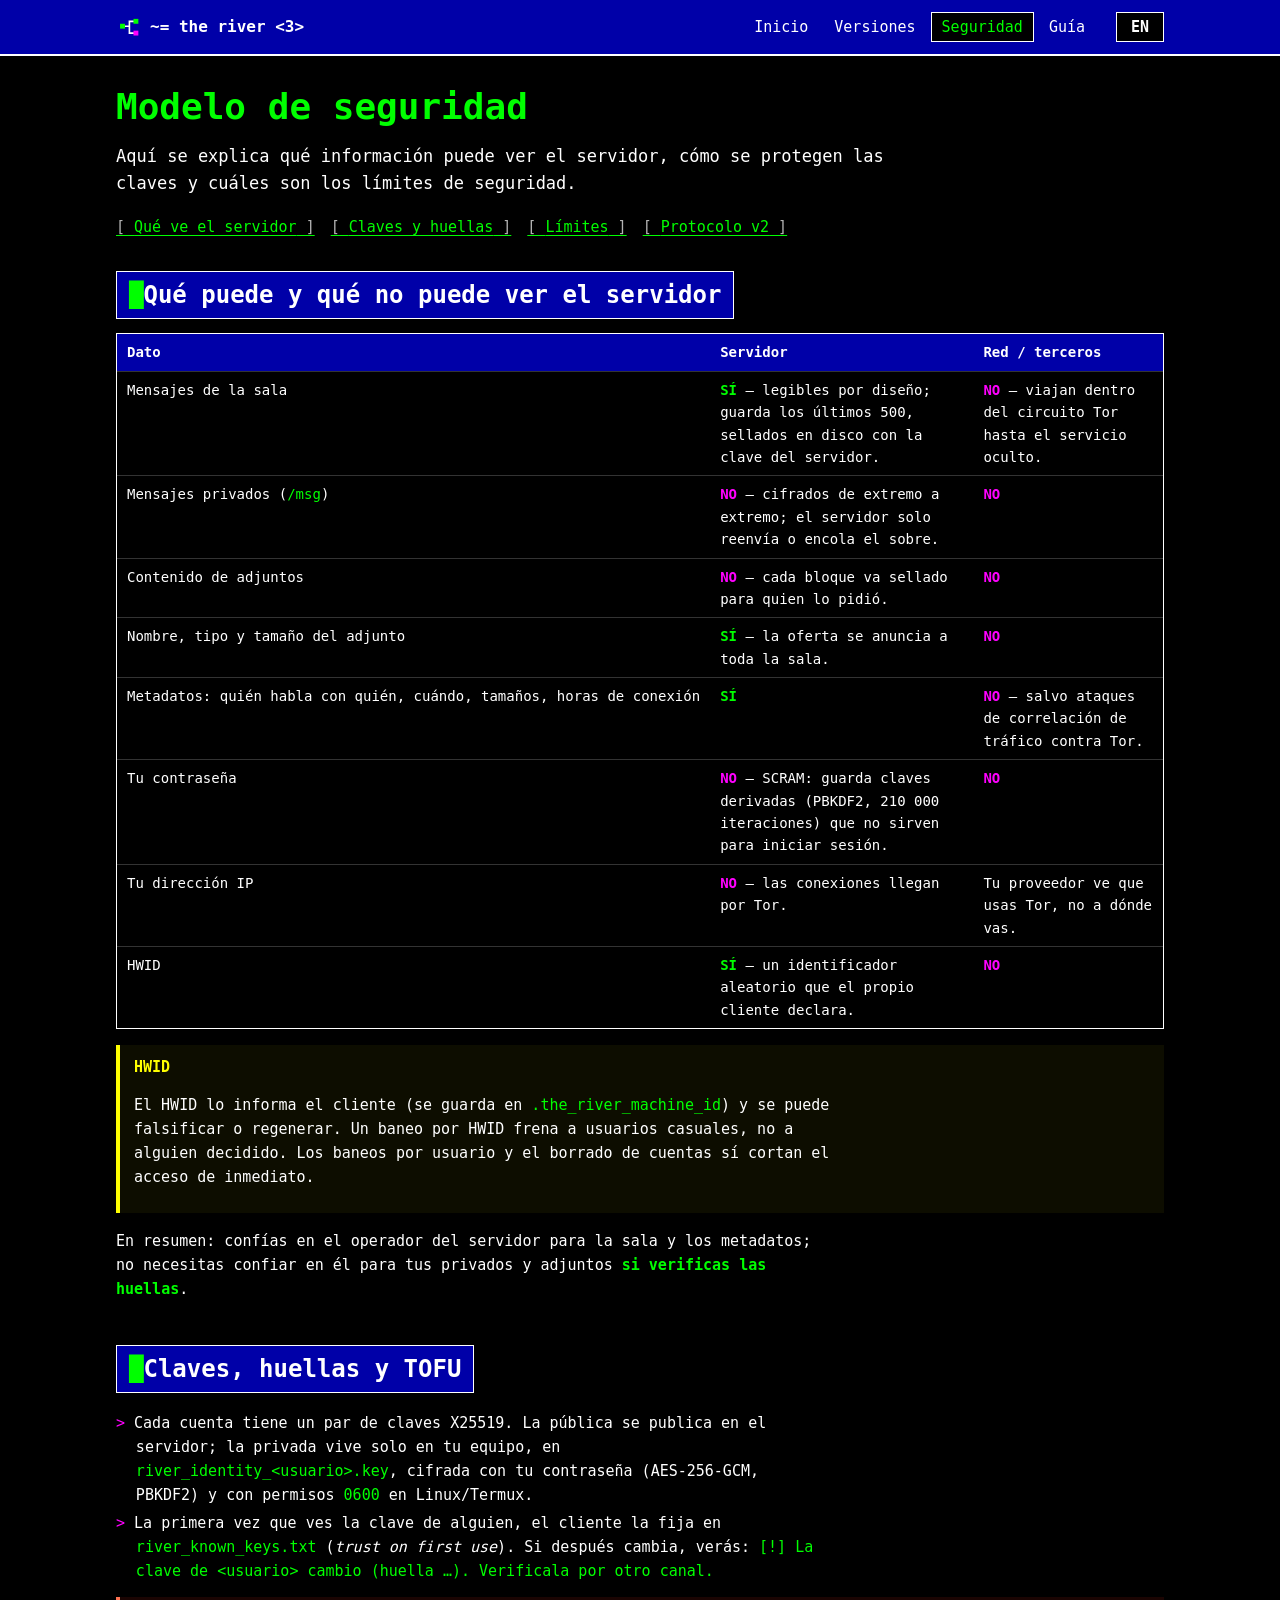
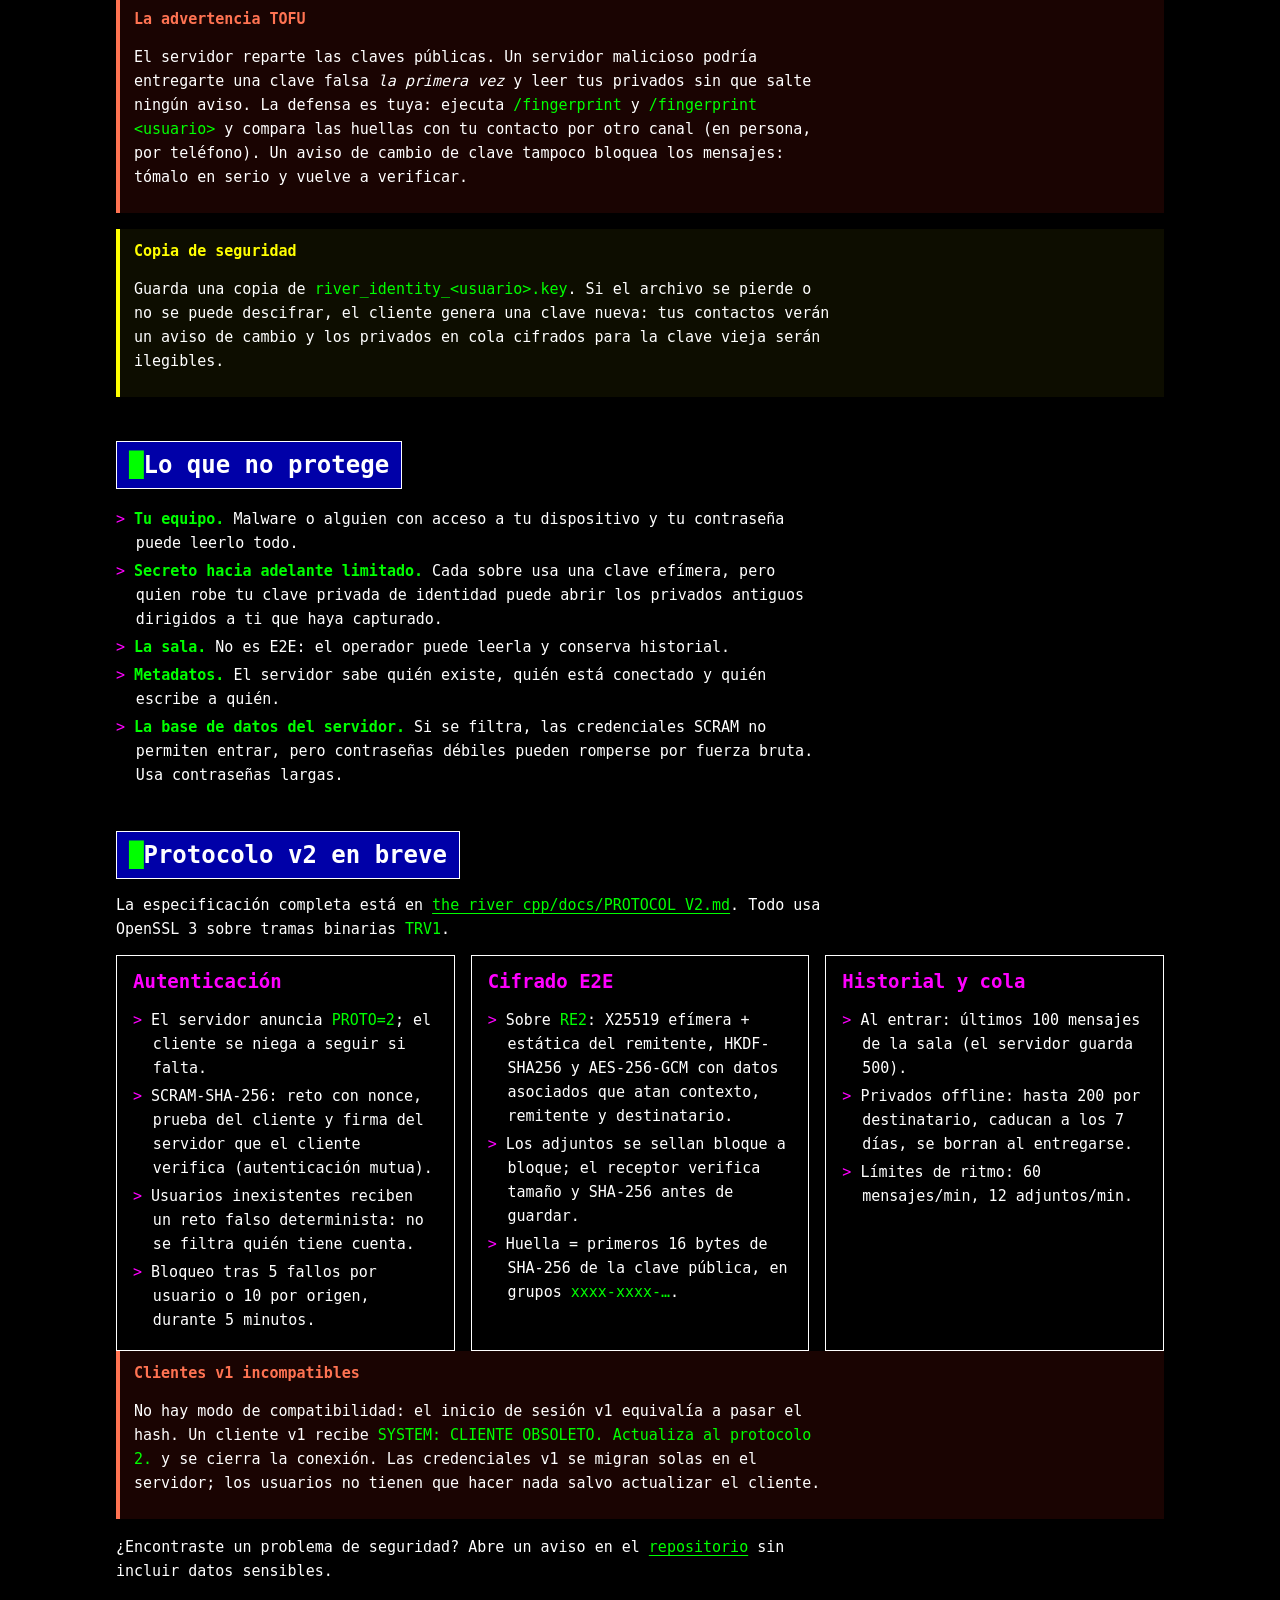
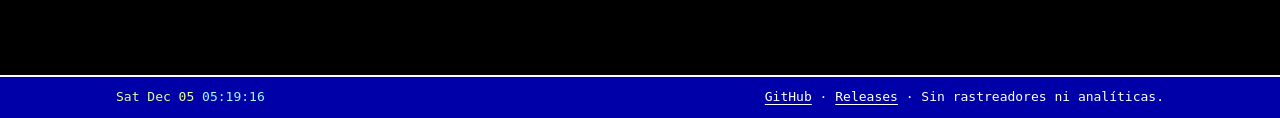
<file: site/security.html>
<!doctype html>
<html lang="es" data-title-es="Seguridad — The River" data-title-en="Security — The River">
<head>
  <meta charset="utf-8">
  <meta name="viewport" content="width=device-width, initial-scale=1">
  <title>Seguridad — The River</title>
  <meta name="description" content="Modelo de seguridad de The River: qué ve el servidor, cifrado E2E de privados y adjuntos, huellas TOFU y protocolo v2.">
  <meta name="theme-color" content="#0000a8">
  <meta name="referrer" content="no-referrer">
  <link rel="canonical" href="https://theriver.soryntel.com/security.html">
  <link rel="icon" href="assets/logo.svg" type="image/svg+xml">
  <link rel="stylesheet" href="assets/style.css?v=2">
  <script src="assets/site.js"></script>
</head>
<body>
  <a class="skip" href="#main"><span lang="es">Saltar al contenido</span><span lang="en">Skip to content</span></a>
  <header class="topbar">
    <div class="topbar-inner">
      <a class="brand" href="index.html"><img src="assets/logo.svg" alt="" width="26" height="26">~= the river &lt;3&gt;</a>
      <nav aria-label="Principal / Main">
        <ul class="nav">
          <li><a href="index.html"><span lang="es">Inicio</span><span lang="en">Home</span></a></li>
          <li><a href="download.html"><span lang="es">Versiones</span><span lang="en">Versions</span></a></li>
          <li><a href="security.html" aria-current="page"><span lang="es">Seguridad</span><span lang="en">Security</span></a></li>
          <li><a href="guide.html"><span lang="es">Guía</span><span lang="en">Guide</span></a></li>
        </ul>
      </nav>
      <button type="button" class="lang-btn" data-lang-toggle lang="en" aria-label="Switch to English">EN</button>
    </div>
  </header>
  <main id="main">

    <h1><span lang="es">Modelo de seguridad</span><span lang="en">Security model</span></h1>
    <p class="lead" lang="es">Aquí se explica qué información puede ver el servidor, cómo se protegen las claves y cuáles son los límites de seguridad.</p>
    <p class="lead" lang="en">This page explains what information the server can see, how keys are protected, and the limits of that protection.</p>

    <ul class="toc">
      <li><a href="#sees"><span lang="es">Qué ve el servidor</span><span lang="en">What the server sees</span></a></li>
      <li><a href="#keys"><span lang="es">Claves y huellas</span><span lang="en">Keys and fingerprints</span></a></li>
      <li><a href="#limits"><span lang="es">Límites</span><span lang="en">Limits</span></a></li>
      <li><a href="#protocol"><span lang="es">Protocolo v2</span><span lang="en">Protocol v2</span></a></li>
    </ul>

    <section id="sees" aria-labelledby="h-sees">
      <h2 id="h-sees"><span lang="es">Qué puede y qué no puede ver el servidor</span><span lang="en">What the server can and cannot see</span></h2>
      <div class="table-wrap">
        <table>
          <thead><tr>
            <th scope="col"><span lang="es">Dato</span><span lang="en">Data</span></th>
            <th scope="col"><span lang="es">Servidor</span><span lang="en">Server</span></th>
            <th scope="col"><span lang="es">Red / terceros</span><span lang="en">Network / third parties</span></th>
          </tr></thead>
          <tbody>
            <tr>
              <td><span lang="es">Mensajes de la sala</span><span lang="en">Room messages</span></td>
              <td><span class="yes"><span lang="es">SÍ</span><span lang="en">YES</span></span> &mdash; <span lang="es">legibles por diseño; guarda los últimos 500, sellados en disco con la clave del servidor.</span><span lang="en">readable by design; keeps the latest 500, sealed on disk with the server key.</span></td>
              <td><span class="no">NO</span> &mdash; <span lang="es">viajan dentro del circuito Tor hasta el servicio oculto.</span><span lang="en">they travel inside the Tor circuit to the hidden service.</span></td>
            </tr>
            <tr>
              <td><span lang="es">Mensajes privados (<code>/msg</code>)</span><span lang="en">Private messages (<code>/msg</code>)</span></td>
              <td><span class="no">NO</span> &mdash; <span lang="es">cifrados de extremo a extremo; el servidor solo reenvía o encola el sobre.</span><span lang="en">end-to-end encrypted; the server only forwards or queues the envelope.</span></td>
              <td><span class="no">NO</span></td>
            </tr>
            <tr>
              <td><span lang="es">Contenido de adjuntos</span><span lang="en">Attachment contents</span></td>
              <td><span class="no">NO</span> &mdash; <span lang="es">cada bloque va sellado para quien lo pidió.</span><span lang="en">every chunk is sealed for the requester.</span></td>
              <td><span class="no">NO</span></td>
            </tr>
            <tr>
              <td><span lang="es">Nombre, tipo y tamaño del adjunto</span><span lang="en">Attachment name, type and size</span></td>
              <td><span class="yes"><span lang="es">SÍ</span><span lang="en">YES</span></span> &mdash; <span lang="es">la oferta se anuncia a toda la sala.</span><span lang="en">the offer is announced to the whole room.</span></td>
              <td><span class="no">NO</span></td>
            </tr>
            <tr>
              <td><span lang="es">Metadatos: quién habla con quién, cuándo, tamaños, horas de conexión</span><span lang="en">Metadata: who talks to whom, when, sizes, online times</span></td>
              <td><span class="yes"><span lang="es">SÍ</span><span lang="en">YES</span></span></td>
              <td><span class="no">NO</span> &mdash; <span lang="es">salvo ataques de correlación de tráfico contra Tor.</span><span lang="en">barring traffic-correlation attacks on Tor.</span></td>
            </tr>
            <tr>
              <td><span lang="es">Tu contraseña</span><span lang="en">Your password</span></td>
              <td><span class="no">NO</span> &mdash; <span lang="es">SCRAM: guarda claves derivadas (PBKDF2, 210 000 iteraciones) que no sirven para iniciar sesión.</span><span lang="en">SCRAM: it stores derived keys (PBKDF2, 210,000 iterations) that cannot be used to log in.</span></td>
              <td><span class="no">NO</span></td>
            </tr>
            <tr>
              <td><span lang="es">Tu dirección IP</span><span lang="en">Your IP address</span></td>
              <td><span class="no">NO</span> &mdash; <span lang="es">las conexiones llegan por Tor.</span><span lang="en">connections arrive through Tor.</span></td>
              <td><span lang="es">Tu proveedor ve que usas Tor, no a dónde vas.</span><span lang="en">Your ISP sees that you use Tor, not where you go.</span></td>
            </tr>
            <tr>
              <td>HWID</td>
              <td><span class="yes"><span lang="es">SÍ</span><span lang="en">YES</span></span> &mdash; <span lang="es">un identificador aleatorio que el propio cliente declara.</span><span lang="en">a random identifier the client itself reports.</span></td>
              <td><span class="no">NO</span></td>
            </tr>
          </tbody>
        </table>
      </div>
      <div class="note"><p class="tag">HWID</p>
        <p lang="es">El HWID lo informa el cliente (se guarda en <code>.the_river_machine_id</code>) y se puede falsificar o regenerar. Un baneo por HWID frena a usuarios casuales, no a alguien decidido. Los baneos por usuario y el borrado de cuentas sí cortan el acceso de inmediato.</p>
        <p lang="en">The HWID is reported by the client (stored in <code>.the_river_machine_id</code>) and can be spoofed or regenerated. An HWID ban slows down casual users, not a determined one. User bans and account deletion do revoke access immediately.</p>
      </div>
      <p lang="es">En resumen: confías en el operador del servidor para la sala y los metadatos; no necesitas confiar en él para tus privados y adjuntos <strong>si verificas las huellas</strong>.</p>
      <p lang="en">In short: you trust the server operator with the room and with metadata; you don't have to trust them with your private messages and attachments <strong>as long as you verify fingerprints</strong>.</p>
    </section>

    <section id="keys" aria-labelledby="h-keys">
      <h2 id="h-keys"><span lang="es">Claves, huellas y TOFU</span><span lang="en">Keys, fingerprints and TOFU</span></h2>
      <ul class="bullets">
        <li lang="es">Cada cuenta tiene un par de claves X25519. La pública se publica en el servidor; la privada vive solo en tu equipo, en <code>river_identity_&lt;usuario&gt;.key</code>, cifrada con tu contraseña (AES-256-GCM, PBKDF2) y con permisos <code>0600</code> en Linux/Termux.</li>
        <li lang="en">Every account has an X25519 key pair. The public key is published on the server; the private key lives only on your device, in <code>river_identity_&lt;user&gt;.key</code>, encrypted with your password (AES-256-GCM, PBKDF2) with <code>0600</code> permissions on Linux/Termux.</li>
        <li lang="es">La primera vez que ves la clave de alguien, el cliente la fija en <code>river_known_keys.txt</code> (<em>trust on first use</em>). Si después cambia, verás: <code>[!] La clave de &lt;usuario&gt; cambio (huella …). Verificala por otro canal.</code></li>
        <li lang="en">The first time you see someone's key, the client pins it in <code>river_known_keys.txt</code> (<em>trust on first use</em>). If it changes later you will see: <code>[!] La clave de &lt;user&gt; cambio (huella …). Verificala por otro canal.</code></li>
      </ul>
      <div class="note warn"><p class="tag" lang="es">La advertencia TOFU</p><p class="tag" lang="en">The TOFU caveat</p>
        <p lang="es">El servidor reparte las claves públicas. Un servidor malicioso podría entregarte una clave falsa <em>la primera vez</em> y leer tus privados sin que salte ningún aviso. La defensa es tuya: ejecuta <code>/fingerprint</code> y <code>/fingerprint &lt;usuario&gt;</code> y compara las huellas con tu contacto por otro canal (en persona, por teléfono). Un aviso de cambio de clave tampoco bloquea los mensajes: tómalo en serio y vuelve a verificar.</p>
        <p lang="en">The server distributes public keys. A malicious server could hand you a fake key <em>the first time</em> and read your private messages with no warning at all. The defence is yours: run <code>/fingerprint</code> and <code>/fingerprint &lt;user&gt;</code> and compare fingerprints with your contact over another channel (in person, by phone). A key-change warning does not block messages either: take it seriously and verify again.</p>
      </div>
      <div class="note"><p class="tag" lang="es">Copia de seguridad</p><p class="tag" lang="en">Backups</p>
        <p lang="es">Guarda una copia de <code>river_identity_&lt;usuario&gt;.key</code>. Si el archivo se pierde o no se puede descifrar, el cliente genera una clave nueva: tus contactos verán un aviso de cambio y los privados en cola cifrados para la clave vieja serán ilegibles.</p>
        <p lang="en">Keep a copy of <code>river_identity_&lt;user&gt;.key</code>. If the file is lost or cannot be decrypted, the client generates a new key: your contacts will see a change warning and queued private messages sealed for the old key become unreadable.</p>
      </div>
    </section>

    <section id="limits" aria-labelledby="h-limits">
      <h2 id="h-limits"><span lang="es">Lo que no protege</span><span lang="en">What it does not protect</span></h2>
      <ul class="bullets">
        <li lang="es"><strong>Tu equipo.</strong> Malware o alguien con acceso a tu dispositivo y tu contraseña puede leerlo todo.</li>
        <li lang="en"><strong>Your device.</strong> Malware, or someone with access to your device and password, can read everything.</li>
        <li lang="es"><strong>Secreto hacia adelante limitado.</strong> Cada sobre usa una clave efímera, pero quien robe tu clave privada de identidad puede abrir los privados antiguos dirigidos a ti que haya capturado.</li>
        <li lang="en"><strong>Limited forward secrecy.</strong> Each envelope uses an ephemeral key, but whoever steals your private identity key can open old captured private messages addressed to you.</li>
        <li lang="es"><strong>La sala.</strong> No es E2E: el operador puede leerla y conserva historial.</li>
        <li lang="en"><strong>The room.</strong> It is not E2E: the operator can read it and keeps history.</li>
        <li lang="es"><strong>Metadatos.</strong> El servidor sabe quién existe, quién está conectado y quién escribe a quién.</li>
        <li lang="en"><strong>Metadata.</strong> The server knows who exists, who is online and who writes to whom.</li>
        <li lang="es"><strong>La base de datos del servidor.</strong> Si se filtra, las credenciales SCRAM no permiten entrar, pero contraseñas débiles pueden romperse por fuerza bruta. Usa contraseñas largas.</li>
        <li lang="en"><strong>The server database.</strong> If it leaks, SCRAM credentials cannot be used to log in, but weak passwords can still be brute-forced offline. Use long passwords.</li>
      </ul>
    </section>

    <section id="protocol" aria-labelledby="h-proto">
      <h2 id="h-proto"><span lang="es">Protocolo v2 en breve</span><span lang="en">Protocol v2 at a glance</span></h2>
      <p lang="es">La especificación completa está en <a href="https://github.com/jhulio435m/the_river/blob/main/the_river_cpp/docs/PROTOCOL_V2.md"><code>the_river_cpp/docs/PROTOCOL_V2.md</code></a>. Todo usa OpenSSL 3 sobre tramas binarias <code>TRV1</code>.</p>
      <p lang="en">The full specification is in <a href="https://github.com/jhulio435m/the_river/blob/main/the_river_cpp/docs/PROTOCOL_V2.md"><code>the_river_cpp/docs/PROTOCOL_V2.md</code></a>. Everything uses OpenSSL 3 over <code>TRV1</code> binary frames.</p>
      <div class="grid">
        <div class="card">
          <h3><span lang="es">Autenticación</span><span lang="en">Authentication</span></h3>
          <ul class="bullets">
            <li lang="es">El servidor anuncia <code>PROTO=2</code>; el cliente se niega a seguir si falta.</li>
            <li lang="en">The server announces <code>PROTO=2</code>; the client refuses to continue without it.</li>
            <li lang="es">SCRAM-SHA-256: reto con nonce, prueba del cliente y firma del servidor que el cliente verifica (autenticación mutua).</li>
            <li lang="en">SCRAM-SHA-256: nonce challenge, client proof, and a server signature the client verifies (mutual authentication).</li>
            <li lang="es">Usuarios inexistentes reciben un reto falso determinista: no se filtra quién tiene cuenta.</li>
            <li lang="en">Unknown users get a deterministic fake challenge: account existence is not leaked.</li>
            <li lang="es">Bloqueo tras 5 fallos por usuario o 10 por origen, durante 5 minutos.</li>
            <li lang="en">Lockout after 5 failures per user or 10 per origin, for 5 minutes.</li>
          </ul>
        </div>
        <div class="card">
          <h3><span lang="es">Cifrado E2E</span><span lang="en">E2E encryption</span></h3>
          <ul class="bullets">
            <li lang="es">Sobre <code>RE2</code>: X25519 efímera + estática del remitente, HKDF-SHA256 y AES-256-GCM con datos asociados que atan contexto, remitente y destinatario.</li>
            <li lang="en"><code>RE2</code> envelope: ephemeral + sender static X25519, HKDF-SHA256 and AES-256-GCM with associated data binding context, sender and recipient.</li>
            <li lang="es">Los adjuntos se sellan bloque a bloque; el receptor verifica tamaño y SHA-256 antes de guardar.</li>
            <li lang="en">Attachments are sealed chunk by chunk; the receiver checks size and SHA-256 before saving.</li>
            <li lang="es">Huella = primeros 16 bytes de SHA-256 de la clave pública, en grupos <code>xxxx-xxxx-…</code>.</li>
            <li lang="en">Fingerprint = first 16 bytes of SHA-256 of the public key, grouped <code>xxxx-xxxx-…</code>.</li>
          </ul>
        </div>
        <div class="card">
          <h3><span lang="es">Historial y cola</span><span lang="en">History and queue</span></h3>
          <ul class="bullets">
            <li lang="es">Al entrar: últimos 100 mensajes de la sala (el servidor guarda 500).</li>
            <li lang="en">On login: the latest 100 room messages (the server keeps 500).</li>
            <li lang="es">Privados offline: hasta 200 por destinatario, caducan a los 7 días, se borran al entregarse.</li>
            <li lang="en">Offline PMs: up to 200 per recipient, expire after 7 days, deleted once delivered.</li>
            <li lang="es">Límites de ritmo: 60 mensajes/min, 12 adjuntos/min.</li>
            <li lang="en">Rate limits: 60 messages/min, 12 attachments/min.</li>
          </ul>
        </div>
      </div>
      <div class="note warn"><p class="tag" lang="es">Clientes v1 incompatibles</p><p class="tag" lang="en">v1 clients are incompatible</p>
        <p lang="es">No hay modo de compatibilidad: el inicio de sesión v1 equivalía a pasar el hash. Un cliente v1 recibe <code>SYSTEM: CLIENTE OBSOLETO. Actualiza al protocolo 2.</code> y se cierra la conexión. Las credenciales v1 se migran solas en el servidor; los usuarios no tienen que hacer nada salvo actualizar el cliente.</p>
        <p lang="en">There is no compatibility mode: v1 login was effectively pass-the-hash. A v1 client receives <code>SYSTEM: CLIENTE OBSOLETO. Actualiza al protocolo 2.</code> and the connection is closed. v1 credentials migrate automatically on the server; users only need to update the client.</p>
      </div>
      <p lang="es">¿Encontraste un problema de seguridad? Abre un aviso en el <a href="https://github.com/jhulio435m/the_river">repositorio</a> sin incluir datos sensibles.</p>
      <p lang="en">Found a security problem? Open a report on the <a href="https://github.com/jhulio435m/the_river">repository</a> without including sensitive data.</p>
    </section>

  </main>
  <footer class="footbar">
    <div class="footbar-inner">
      <span class="foot-clock" data-clock aria-hidden="true"><span class="ye">---</span><span class="cy"> --:--:--</span></span>
      <span><a href="https://github.com/jhulio435m/the_river">GitHub</a> &middot; <a href="https://github.com/jhulio435m/the_river/releases/latest">Releases</a> &middot; <span lang="es">Sin rastreadores ni analíticas.</span><span lang="en">No trackers, no analytics.</span></span>
    </div>
  </footer>
</body>
</html>
</file>
<file: site/assets/style.css>
/* The River - public site. Retro BBS/TTY identity shared with the ImGui client:
   black canvas, BBS blue bars, magenta + lime text, hard edges, monospace. */
:root {
  --black: #000000;
  --blue: #0000a8;        /* bbsBlue  ImVec4(0, 0, 0.66) */
  --blue-hi: #0000cc;     /* ButtonHovered ImVec4(0, 0, 0.8) */
  --magenta: #ff00ff;     /* bbsMagenta: 6.7:1 on black; only large/bold text on blue */
  --lime: #00ff00;        /* bbsLime */
  --white: #ffffff;
  --gray: #b3b3b3;        /* system log lines ImVec4(0.7, 0.7, 0.7) */
  --yellow: #ffff00;      /* status label */
  --cyan-pale: #99ffff;   /* footer clock */
  --yellow-pale: #e6ff99;
  --red: #cc0000;         /* LIVE badge */
  --warn: #ff7352;        /* ULTIMO ERROR */
  --border: rgba(0, 255, 102, 0.35);
  --mono: ui-monospace, "Cascadia Mono", "Cascadia Code", Consolas, "DejaVu Sans Mono",
          "Liberation Mono", Menlo, "Courier New", monospace;
  --gutter: 16px;
  --max: 1080px;
  color-scheme: dark;
}

*, *::before, *::after { box-sizing: border-box; border-radius: 0 !important; }

html { background: var(--black); -webkit-text-size-adjust: 100%; }
body {
  margin: 0;
  background: var(--black);
  color: var(--white);
  font-family: var(--mono);
  font-size: 15px;
  line-height: 1.6;
  min-height: 100vh;
  display: flex;
  flex-direction: column;
}

/* Language switching: every translatable block carries lang="es" or lang="en". */
html[lang="es"] body [lang="en"]:not(.lang-btn),
html[lang="en"] body [lang="es"]:not(.lang-btn) { display: none !important; }

a { color: var(--lime); text-underline-offset: 3px; }
a:hover { color: var(--white); background: var(--blue); }
:focus-visible { outline: 2px solid var(--yellow); outline-offset: 2px; }
::selection { background: var(--magenta); color: var(--black); }

.skip {
  position: absolute; left: var(--gutter); top: -100px; z-index: 10;
  background: var(--yellow); color: var(--black); padding: 4px 10px; font-weight: bold;
}
.skip:focus { top: 8px; }
.sr-only {
  position: absolute; width: 1px; height: 1px; padding: 0; margin: -1px;
  overflow: hidden; clip: rect(0 0 0 0); white-space: nowrap; border: 0;
}

/* ---------- Header bar (blue, like RenderHeaderBar) ---------- */
.topbar { background: var(--blue); color: var(--white); border-bottom: 2px solid var(--white); }
.topbar-inner {
  max-width: var(--max); margin: 0 auto; padding: 8px var(--gutter);
  display: flex; flex-wrap: wrap; align-items: center; gap: 8px 20px;
}
.brand {
  display: inline-flex; align-items: center; gap: 8px;
  color: var(--white); text-decoration: none; font-weight: bold; white-space: nowrap;
  font-size: 16px; margin-right: auto;
}
.brand img { display: block; width: 26px; height: 26px; flex: none; }
.brand:hover { background: transparent; color: var(--lime); }
.brand .heart { color: var(--white); }
.nav { display: flex; flex-wrap: wrap; gap: 4px; margin: 0; padding: 0; list-style: none; }
.nav a {
  display: block; padding: 2px 10px; color: var(--white); text-decoration: none;
  border: 1px solid transparent;
}
.nav a:hover { background: var(--blue-hi); border-color: var(--white); color: var(--white); }
.nav a[aria-current="page"] { background: var(--black); color: var(--lime); border-color: var(--white); }

.lang-btn {
  font: inherit; font-weight: bold; cursor: pointer;
  background: var(--black); color: var(--white);
  border: 1px solid var(--white); padding: 2px 0; width: 48px;
}
.lang-btn:hover { background: var(--blue-hi); }

@media (max-width: 720px) {
  .topbar-inner { gap: 8px; }
  .topbar-inner > nav { order: 3; width: 100%; }
  .nav { display: grid; grid-template-columns: repeat(4, 1fr); }
  .nav a { text-align: center; padding: 4px 2px; border-color: rgba(255,255,255,.35); }
}
@media (max-width: 400px) {
  .nav { grid-template-columns: repeat(2, 1fr); }
}

/* ---------- Layout ---------- */
main { flex: 1; width: 100%; max-width: var(--max); margin: 0 auto; padding: 28px var(--gutter) 48px; }
section { margin: 0 0 44px; }
h1, h2, h3 { line-height: 1.25; margin: 0 0 14px; font-weight: bold; }
h1 { font-size: clamp(24px, 5vw, 36px); color: var(--lime); }
h2 {
  font-size: 24px; color: var(--white); background: var(--blue);
  display: inline-block; padding: 8px 12px; border: 1px solid var(--white);
}
h3 { font-size: 19px; color: var(--magenta); margin-top: 22px; }
h2::before { content: "\2588 "; color: var(--lime); }
p { margin: 0 0 14px; max-width: 78ch; }
ul, ol { margin: 0 0 14px; padding-left: 1.6em; max-width: 78ch; }
li { margin: 4px 0; }
ul.bullets { list-style: none; padding-left: 0; }
ul.bullets > li { padding-left: 2.2ch; text-indent: -2.2ch; }
ul.bullets > li::before { content: "> "; color: var(--magenta); }
strong { color: var(--lime); }
.muted { color: var(--gray); }
.lead { font-size: 17px; color: var(--white); }
.prompt-user { color: var(--magenta); }
.prompt-arrow { color: var(--lime); }

code, kbd, pre { font-family: var(--mono); }
code { color: var(--lime); overflow-wrap: anywhere; }
kbd { border: 1px solid var(--white); padding: 0 5px; color: var(--white); background: var(--blue); }
pre {
  background: var(--black); color: var(--lime); border: 1px solid var(--white);
  padding: 12px 14px; margin: 0 0 16px; overflow-x: auto; max-width: 100%;
  font-size: 14px; line-height: 1.5;
}
pre code { overflow-wrap: normal; }
pre .c { color: var(--gray); }

.panel { border: 1px solid var(--border); padding: 14px 16px; margin: 0 0 16px; background: #020402; }
.note { border-left: 4px solid var(--yellow); background: #0d0d00; padding: 10px 14px; margin: 0 0 16px; }
.note.warn { border-left-color: var(--warn); background: #1a0402; }
.note .tag { color: var(--yellow); font-weight: bold; }
.note.warn .tag { color: var(--warn); }

.grid { display: grid; gap: 16px; grid-template-columns: repeat(auto-fit, minmax(min(100%, 300px), 1fr)); }
.card { border: 1px solid var(--white); background: var(--black); padding: 14px 16px; }
.card h3 { margin-top: 0; }
.card p:last-child, .card ul:last-child { margin-bottom: 0; }

.btn {
  display: inline-block; font: inherit; font-weight: bold; text-decoration: none; cursor: pointer;
  padding: 8px 16px; border: 2px solid var(--white); background: var(--blue); color: var(--white);
}
.btn:hover { background: var(--blue-hi); color: var(--white); }
.btn.alt { background: var(--black); color: var(--lime); border-color: var(--lime); }
.btn.alt:hover { background: var(--lime); color: var(--black); }
.btn-row { display: flex; flex-wrap: wrap; gap: 12px; margin: 18px 0; }

/* Tables (commands / env vars) */
.table-wrap { overflow-x: auto; margin: 0 0 16px; border: 1px solid var(--white); }
table { border-collapse: collapse; width: 100%; font-size: 14px; }
th, td { text-align: left; vertical-align: top; padding: 7px 10px; border-bottom: 1px solid rgba(255,255,255,.2); }
th { background: var(--blue); color: var(--white); }
td:first-child { white-space: nowrap; }
tr:last-child td { border-bottom: 0; }
@media (max-width: 600px) {
  /* Stack rows so tables never need horizontal scroll on phones. */
  table, thead, tbody, tr, th, td { display: block; }
  thead { position: absolute; width: 1px; height: 1px; overflow: hidden; clip: rect(0 0 0 0); }
  tr { border-bottom: 1px solid rgba(255,255,255,.25); padding: 6px 0; }
  tr:last-child { border-bottom: 0; }
  td { border: 0; padding: 2px 10px; }
  td:first-child { white-space: normal; }
}

/* Can / can't see table colouring */
.yes { color: var(--lime); font-weight: bold; }
.no { color: var(--magenta); font-weight: bold; }

/* ---------- Hero terminal (mock of the client chat screen) ---------- */
.hero { display: grid; gap: 28px; grid-template-columns: minmax(0, 1fr); align-items: start; }
@media (min-width: 960px) { .hero { grid-template-columns: minmax(0, 1.15fr) minmax(0, 1fr); } }

.term {
  border: 2px solid var(--white); background: var(--black); font-size: 13.5px; line-height: 1.45;
  display: flex; flex-direction: column; min-width: 0; user-select: none;
}
.term-title {
  background: var(--black); color: var(--gray); padding: 3px 10px; border-bottom: 1px solid var(--white);
  font-size: 12px; white-space: nowrap; overflow: hidden; text-overflow: ellipsis;
}
.term-title b { color: var(--white); }
.term-head {
  background: var(--blue); color: var(--white); padding: 5px 10px;
  display: flex; flex-wrap: wrap; justify-content: space-between; gap: 4px 12px;
}
.term-head .status { color: var(--yellow); }
.term-head .live { background: var(--red); color: var(--white); padding: 0 6px; margin-left: 6px; }
.term-body { display: grid; grid-template-columns: 9.5em 2px minmax(0, 1fr); height: 300px; }
.term-users { padding: 6px 0 6px 6px; overflow: hidden; }
.term-users div { white-space: nowrap; overflow: hidden; text-overflow: ellipsis; }
.term-sep { background: var(--white); }
.term-feed {
  padding: 6px 10px; overflow: hidden; display: flex; flex-direction: column; justify-content: flex-end;
}
.term-feed p { margin: 0; max-width: none; overflow-wrap: anywhere; }
.u-me { color: var(--magenta); }
.u-peer { color: var(--lime); }
.u-sys { color: var(--gray); }
.u-pm { color: var(--magenta); }
.u-warn { color: var(--yellow); }
.term-compose { background: var(--blue); padding: 10px; display: flex; gap: 10px; }
.term-input {
  flex: 1; min-width: 0; background: var(--black); border: 1px solid var(--white);
  padding: 6px 8px; white-space: nowrap; overflow: hidden;
}
.term-attach {
  border: 1px solid var(--white); background: var(--blue); color: var(--white);
  padding: 6px 10px; white-space: nowrap;
}
.cursor { display: inline-block; width: .6em; background: var(--lime); color: var(--black); animation: blink 1s steps(1) infinite; }
.term-foot {
  background: var(--blue); text-align: center; padding: 6px 10px; font-size: 12px;
  border-top: 1px solid rgba(255,255,255,.3); white-space: nowrap; overflow: hidden;
}
.term-foot .cy, .foot-clock .cy { color: var(--cyan-pale); }
.term-foot .ye, .foot-clock .ye { color: var(--yellow-pale); }

/* Animation state set by site.js; without JS (or with reduced motion) every line is shown. */
.term.anim .term-feed p { display: none; }
.term.anim .term-feed p.on { display: block; animation: rise .25s ease-out; }

@keyframes blink { 50% { background: transparent; } }
@keyframes rise { from { opacity: 0; transform: translateY(6px); } to { opacity: 1; transform: none; } }

@media (max-width: 640px) {
  /* Compact layout, like the client on narrow screens: users panel collapses. */
  .term { font-size: 12.5px; }
  .term-body { grid-template-columns: minmax(0, 1fr); height: 260px; }
  .term-users, .term-sep { display: none; }
}
.term-users-compact { display: none; padding: 5px 10px; border-bottom: 1px solid var(--border); }
@media (max-width: 640px) { .term-users-compact { display: block; } }
.term-users-compact .tag { background: var(--blue); color: var(--white); padding: 0 6px; margin-right: 6px; border: 1px solid var(--white); }

/* Hero mock is an illustration: say so right under it. */
.hero-visual { min-width: 0; }
.hero-visual .term { margin: 0; }
.mock-label { font-size: 13px; color: var(--gray); margin: 8px 0 0; max-width: none; }
.mock-label .tag { background: var(--yellow); color: var(--black); font-weight: bold; padding: 0 6px; margin-right: 6px; }

/* ---------- Real demo clips (site/media, recorded by scripts/demo) ---------- */
.clips { display: grid; gap: 20px; grid-template-columns: minmax(0, 1fr); margin-top: 18px; }
@media (min-width: 900px) {
  .clips { grid-template-columns: repeat(2, minmax(0, 1fr)); }
  .clip.wide { grid-column: 1 / -1; }
}
.clip { margin: 0; border: 2px solid var(--white); background: var(--black); min-width: 0; }
.clip video { display: block; width: 100%; height: auto; background: var(--black); border-bottom: 1px solid var(--white); }
.clip figcaption { padding: 10px 12px; font-size: 14px; color: var(--white); }
.clip figcaption kbd { font-size: 12px; }
.rec { display: inline-block; background: var(--red); color: var(--white); font-weight: bold; padding: 0 6px; margin-right: 6px; font-size: 12px; }
.rec::before { content: "\25CF "; }
.clip-single { max-width: 100%; margin: 0 0 16px; }

/* Feature list */
.features { list-style: none; padding: 0; margin: 0; display: grid; gap: 12px;
  grid-template-columns: repeat(auto-fit, minmax(min(100%, 300px), 1fr)); max-width: none; }
.features li { border: 1px solid var(--white); padding: 12px 14px; margin: 0; }
.features .k { display: block; color: var(--magenta); font-weight: bold; margin-bottom: 4px; }

/* Steps */
ol.steps { counter-reset: s; list-style: none; padding-left: 0; }
ol.steps > li { counter-increment: s; position: relative; padding-left: 3.4ch; margin: 10px 0; }
ol.steps > li::before { content: counter(s) "."; position: absolute; left: 0; color: var(--magenta); font-weight: bold; }

.toc { display: flex; flex-wrap: wrap; gap: 6px 16px; list-style: none; padding: 0; margin: 0 0 28px; max-width: none; }
.toc a::before { content: "[ "; color: var(--gray); }
.toc a::after { content: " ]"; color: var(--gray); }

/* ---------- Footer bar (blue, like RenderFooterBar) ---------- */
.footbar { background: var(--blue); color: var(--white); border-top: 2px solid var(--white); }
.footbar-inner {
  max-width: var(--max); margin: 0 auto; padding: 10px var(--gutter);
  display: flex; flex-wrap: wrap; justify-content: space-between; gap: 6px 20px; font-size: 13px;
}
.footbar a { color: var(--white); }
.footbar a:hover { background: var(--black); color: var(--lime); }
.foot-clock { white-space: nowrap; }

@media (prefers-reduced-motion: reduce) {
  *, *::before, *::after { animation: none !important; transition: none !important; scroll-behavior: auto !important; }
  .term.anim .term-feed p { display: block; }
}
</file>
